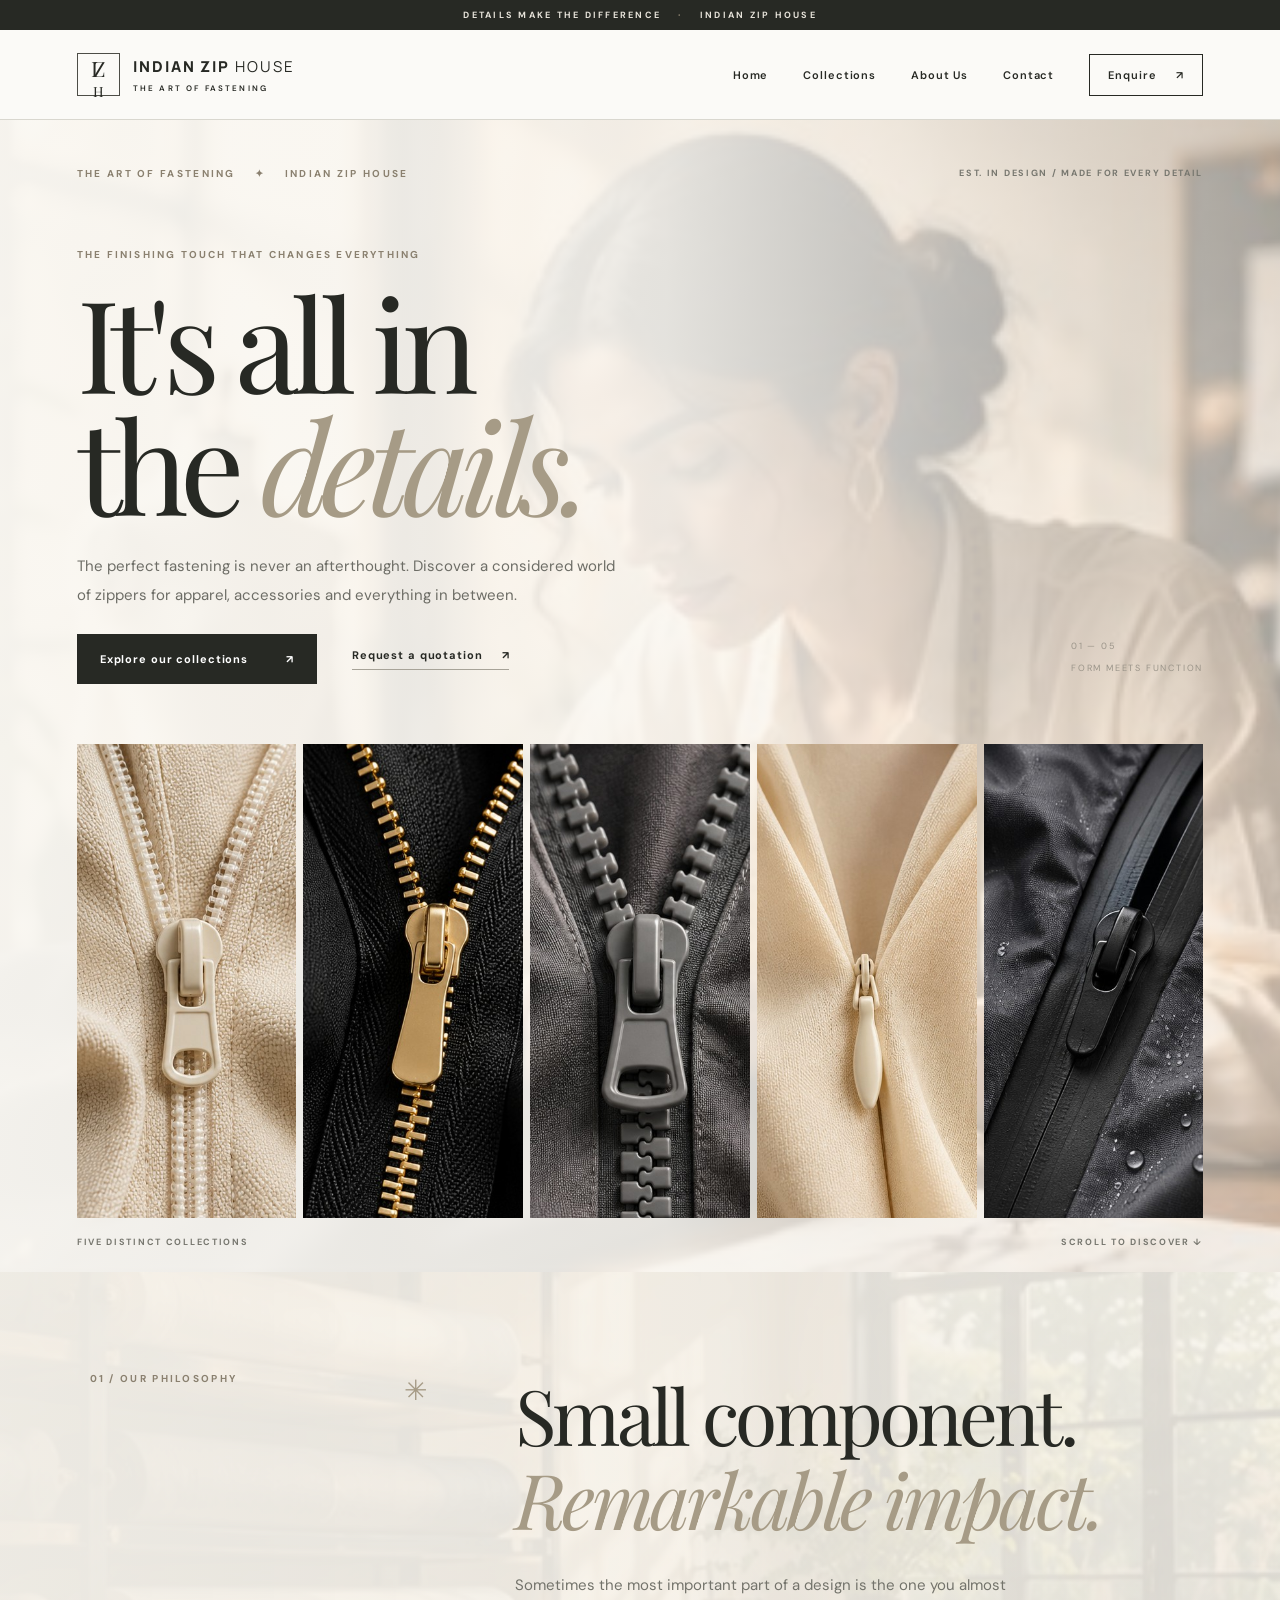
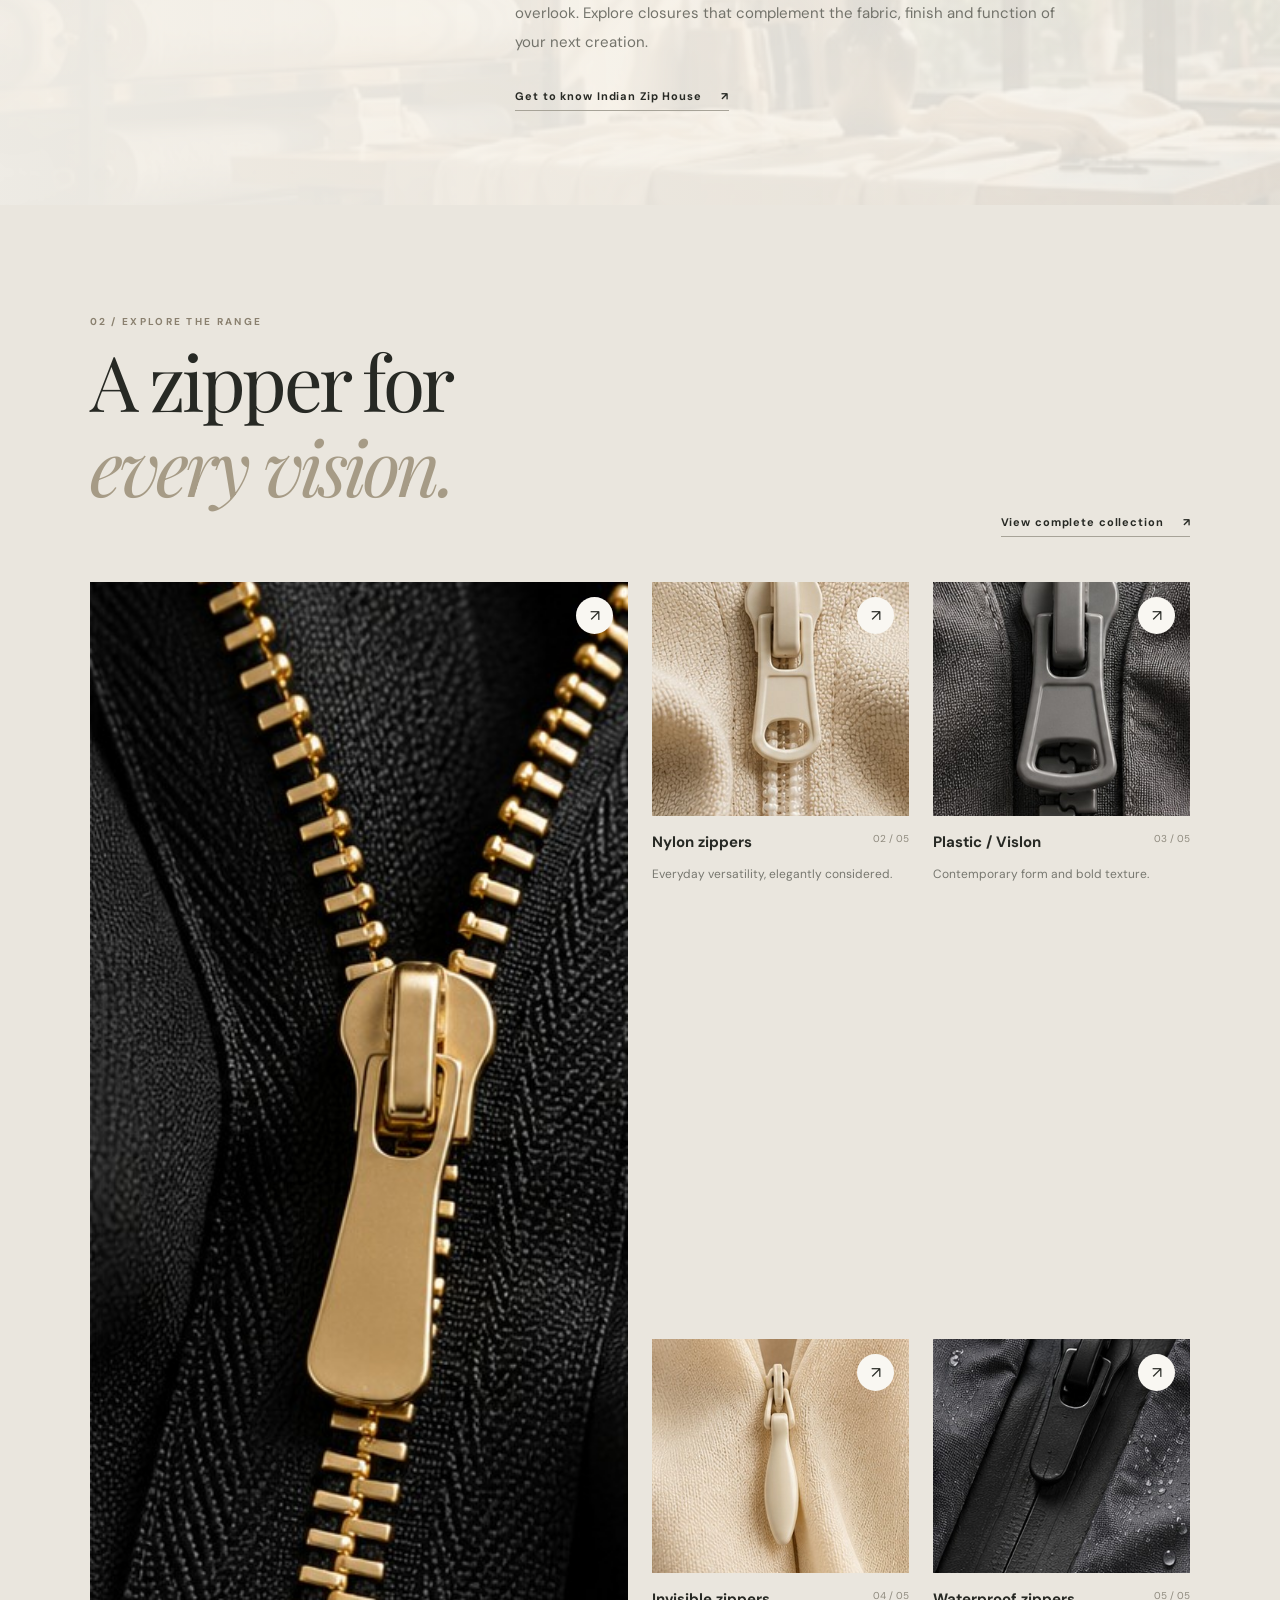
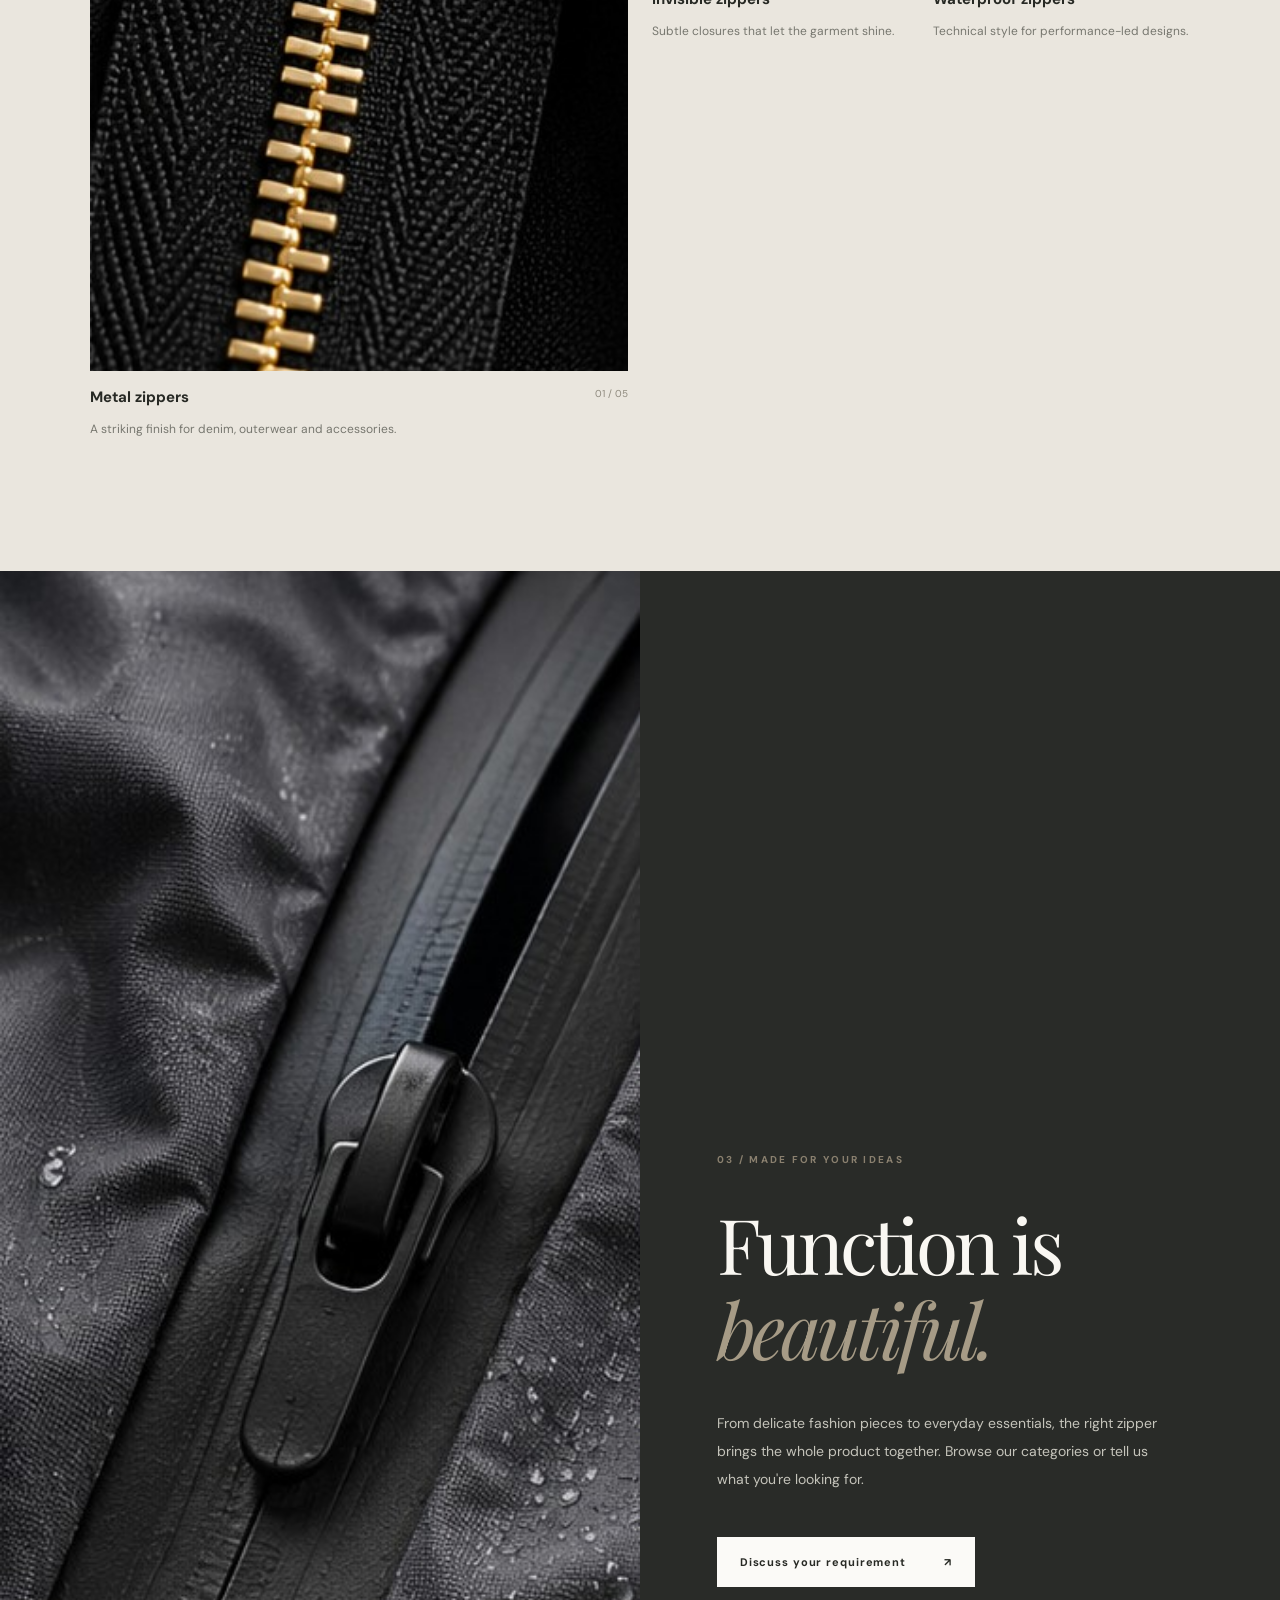
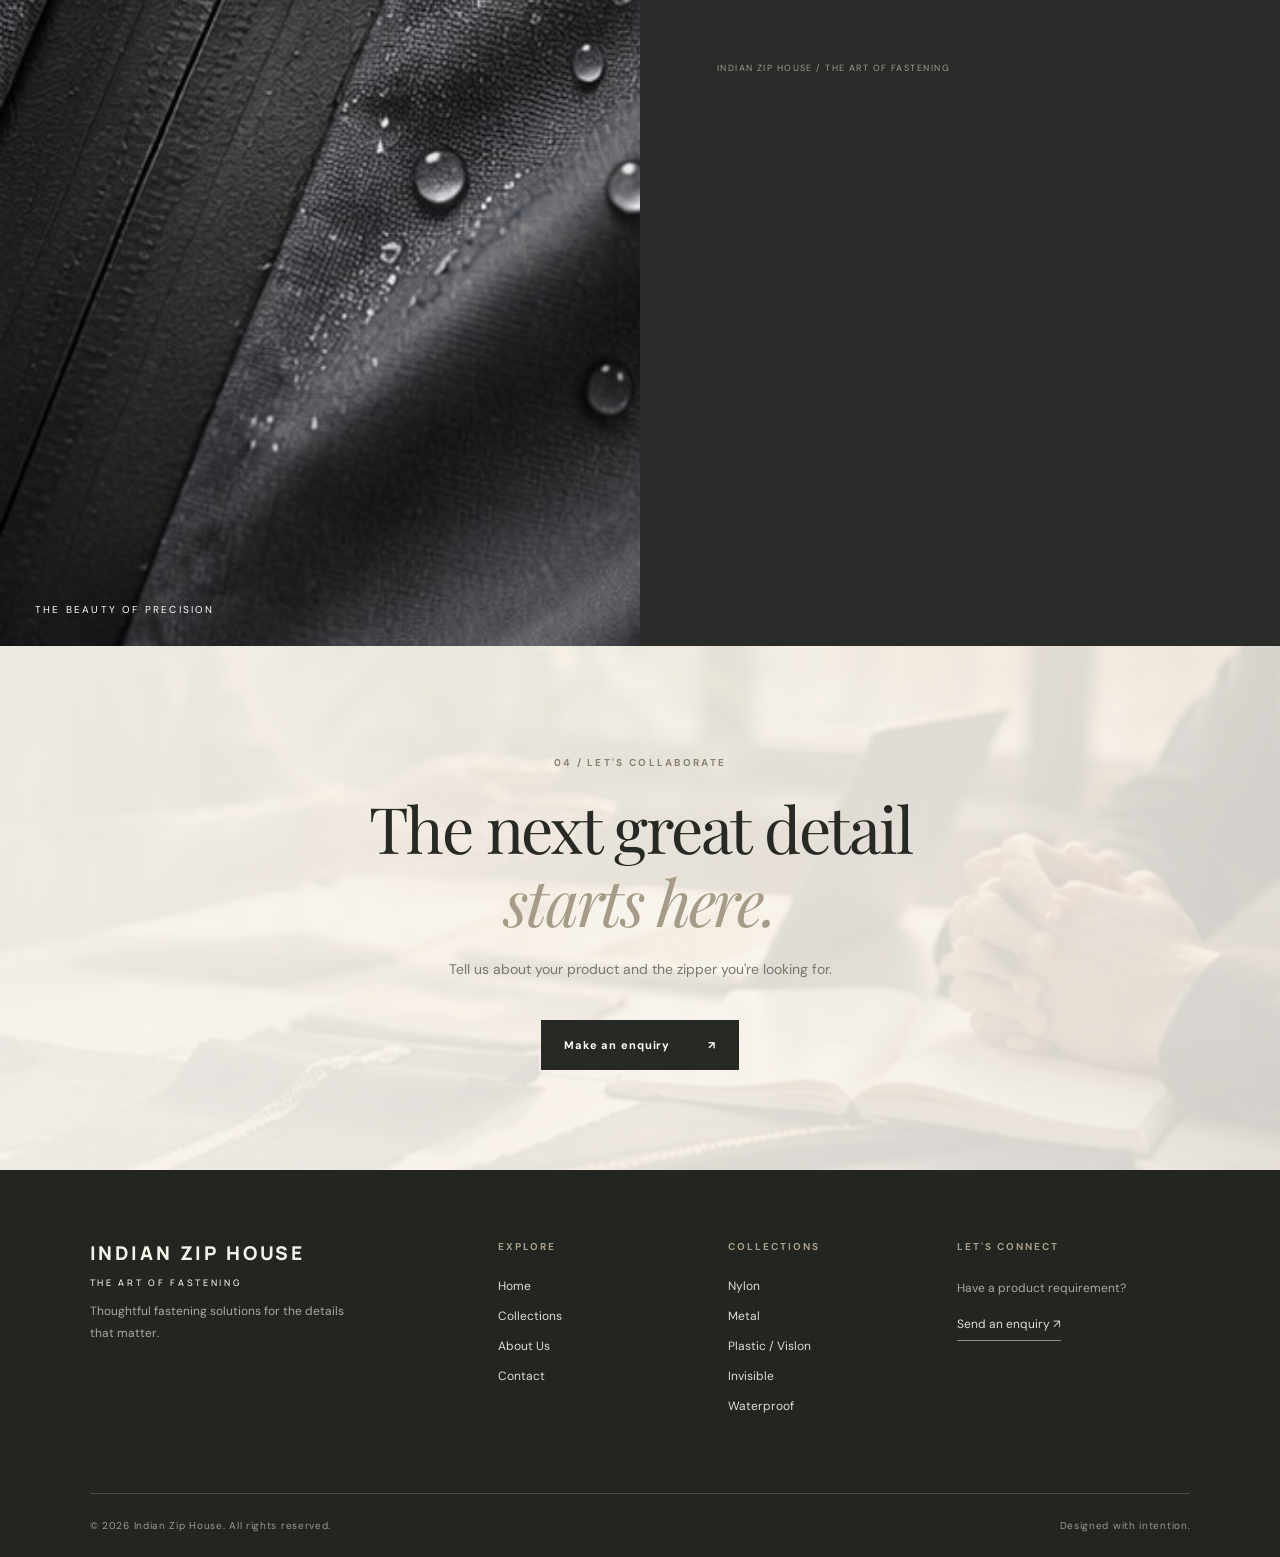
<file: index.html>
<!doctype html><html lang="en"><head><meta charset="utf-8"><meta name="viewport" content="width=device-width,initial-scale=1"><meta name="theme-color" content="#f5f2eb"><meta name="description" content="Explore nylon, metal, plastic, invisible and waterproof zipper collections."><title>Premium Zipper Collections | Indian Zip House</title><link rel="stylesheet" href="styles.css"></head><body><div class="announcement">DETAILS MAKE THE DIFFERENCE <span>·</span> INDIAN ZIP HOUSE</div><header class="site-header"><a class="brand" href="index.html" aria-label="Indian Zip House home"><span class="brand-mark">IZ<span>H</span></span><span class="brand-name">INDIAN ZIP <b>HOUSE</b><small>THE ART OF FASTENING</small></span></a><button class="menu-toggle" aria-label="Toggle navigation" aria-expanded="false" aria-controls="site-nav"><span></span><span></span><span></span></button><nav id="site-nav" class="nav"><a href="index.html">Home</a><a href="collections.html">Collections</a><a href="about.html">About Us</a><a href="contact.html">Contact</a><a class="nav-enquiry" href="contact.html">Enquire <span>↗</span></a></nav></header><main>
<section class="new-hero"><div class="new-hero-top"><p class="eyebrow">THE ART OF FASTENING <span class="hero-dot">✦</span> INDIAN ZIP HOUSE</p><p class="hero-number">EST. IN DESIGN / MADE FOR EVERY DETAIL</p></div><div class="new-hero-content"><div><p class="hero-kicker">THE FINISHING TOUCH THAT CHANGES EVERYTHING</p><h1>It's all in<br>the <em>details.</em></h1><p class="hero-description">The perfect fastening is never an afterthought. Discover a considered world of zippers for apparel, accessories and everything in between.</p><div class="hero-actions"><a class="btn dark" href="collections.html">Explore our collections <span>↗</span></a><a class="text-link" href="contact.html">Request a quotation <span>↗</span></a></div></div><div class="hero-side-note"><span>01 — 05</span><span>FORM MEETS FUNCTION</span></div></div><div class="hero-gallery"><img src="assets/nylon.jpg" alt="Ivory nylon zipper on textured fabric"><img src="assets/metal.jpg" alt="Gold metal zipper on black fabric"><img src="assets/plastic.jpg" alt="Grey moulded plastic zipper"><img src="assets/invisible.jpg" alt="Concealed invisible zipper"><img src="assets/waterproof.jpg" alt="Black waterproof zipper on technical fabric"></div><div class="hero-bottom"><span>FIVE DISTINCT COLLECTIONS</span><span>SCROLL TO DISCOVER ↓</span></div></section>
<section class="new-intro section"><div class="intro-label"><span class="eyebrow">01 / OUR PHILOSOPHY</span><span class="tiny-cross">✳</span></div><div><h2>Small component.<br><em>Remarkable impact.</em></h2><p>Sometimes the most important part of a design is the one you almost overlook. Explore closures that complement the fabric, finish and function of your next creation.</p><a class="text-link" href="about.html">Get to know Indian Zip House <span>↗</span></a></div></section>
<section class="new-collections section"><div class="section-heading"><div><p class="eyebrow">02 / EXPLORE THE RANGE</p><h2>A zipper for<br><em>every vision.</em></h2></div><a class="text-link" href="collections.html">View complete collection <span>↗</span></a></div><div class="new-grid">
<a class="new-product large" href="metal.html"><div class="new-product-img"><img src="assets/metal.jpg" alt="Close-up of polished metal zipper"><span class="circle-arrow">↗</span></div><div class="new-product-title"><strong>Metal zippers</strong><span>01 / 05</span></div><p>A striking finish for denim, outerwear and accessories.</p></a>
<a class="new-product" href="nylon.html"><div class="new-product-img"><img src="assets/nylon.jpg" alt="Ivory nylon zipper"><span class="circle-arrow">↗</span></div><div class="new-product-title"><strong>Nylon zippers</strong><span>02 / 05</span></div><p>Everyday versatility, elegantly considered.</p></a>
<a class="new-product" href="plastic.html"><div class="new-product-img"><img src="assets/plastic.jpg" alt="Grey plastic moulded zipper"><span class="circle-arrow">↗</span></div><div class="new-product-title"><strong>Plastic / Vislon</strong><span>03 / 05</span></div><p>Contemporary form and bold texture.</p></a>
<a class="new-product" href="invisible.html"><div class="new-product-img"><img src="assets/invisible.jpg" alt="Invisible zipper concealed in fabric"><span class="circle-arrow">↗</span></div><div class="new-product-title"><strong>Invisible zippers</strong><span>04 / 05</span></div><p>Subtle closures that let the garment shine.</p></a>
<a class="new-product" href="waterproof.html"><div class="new-product-img"><img src="assets/waterproof.jpg" alt="Water-resistant zipper on technical textile"><span class="circle-arrow">↗</span></div><div class="new-product-title"><strong>Waterproof zippers</strong><span>05 / 05</span></div><p>Technical style for performance-led designs.</p></a>
</div></section>
<section class="editorial-band"><div class="editorial-photo"><img src="assets/waterproof.jpg" alt="Detailed close-up of a waterproof zipper"><span>THE BEAUTY OF PRECISION</span></div><div class="editorial-copy"><p class="eyebrow">03 / MADE FOR YOUR IDEAS</p><h2>Function is<br><em>beautiful.</em></h2><p>From delicate fashion pieces to everyday essentials, the right zipper brings the whole product together. Browse our categories or tell us what you're looking for.</p><a class="btn light" href="contact.html">Discuss your requirement <span>↗</span></a><div class="editorial-signature">INDIAN ZIP HOUSE / THE ART OF FASTENING</div></div></section>
<section class="closing-cta section"><p class="eyebrow">04 / LET'S COLLABORATE</p><h2>The next great detail<br><em>starts here.</em></h2><p class="closing-sub">Tell us about your product and the zipper you're looking for.</p><a class="btn dark" href="contact.html">Make an enquiry <span>↗</span></a></section>
</main><footer class="footer"><div class="footer-top"><div><a class="footer-logo" href="index.html">INDIAN ZIP HOUSE<span>THE ART OF FASTENING</span></a><p>Thoughtful fastening solutions for the details that matter.</p></div><div><h4>EXPLORE</h4><a href="index.html">Home</a><a href="collections.html">Collections</a><a href="about.html">About Us</a><a href="contact.html">Contact</a></div><div><h4>COLLECTIONS</h4><a href="nylon.html">Nylon</a><a href="metal.html">Metal</a><a href="plastic.html">Plastic / Vislon</a><a href="invisible.html">Invisible</a><a href="waterproof.html">Waterproof</a></div><div><h4>LET'S CONNECT</h4><p>Have a product requirement?</p><a class="footer-contact" href="contact.html">Send an enquiry ↗</a></div></div><div class="footer-bottom"><span>© <span id="year"></span> Indian Zip House. All rights reserved.</span><span>Designed with intention.</span></div></footer><script src="script.js"></script></body></html>
</file>
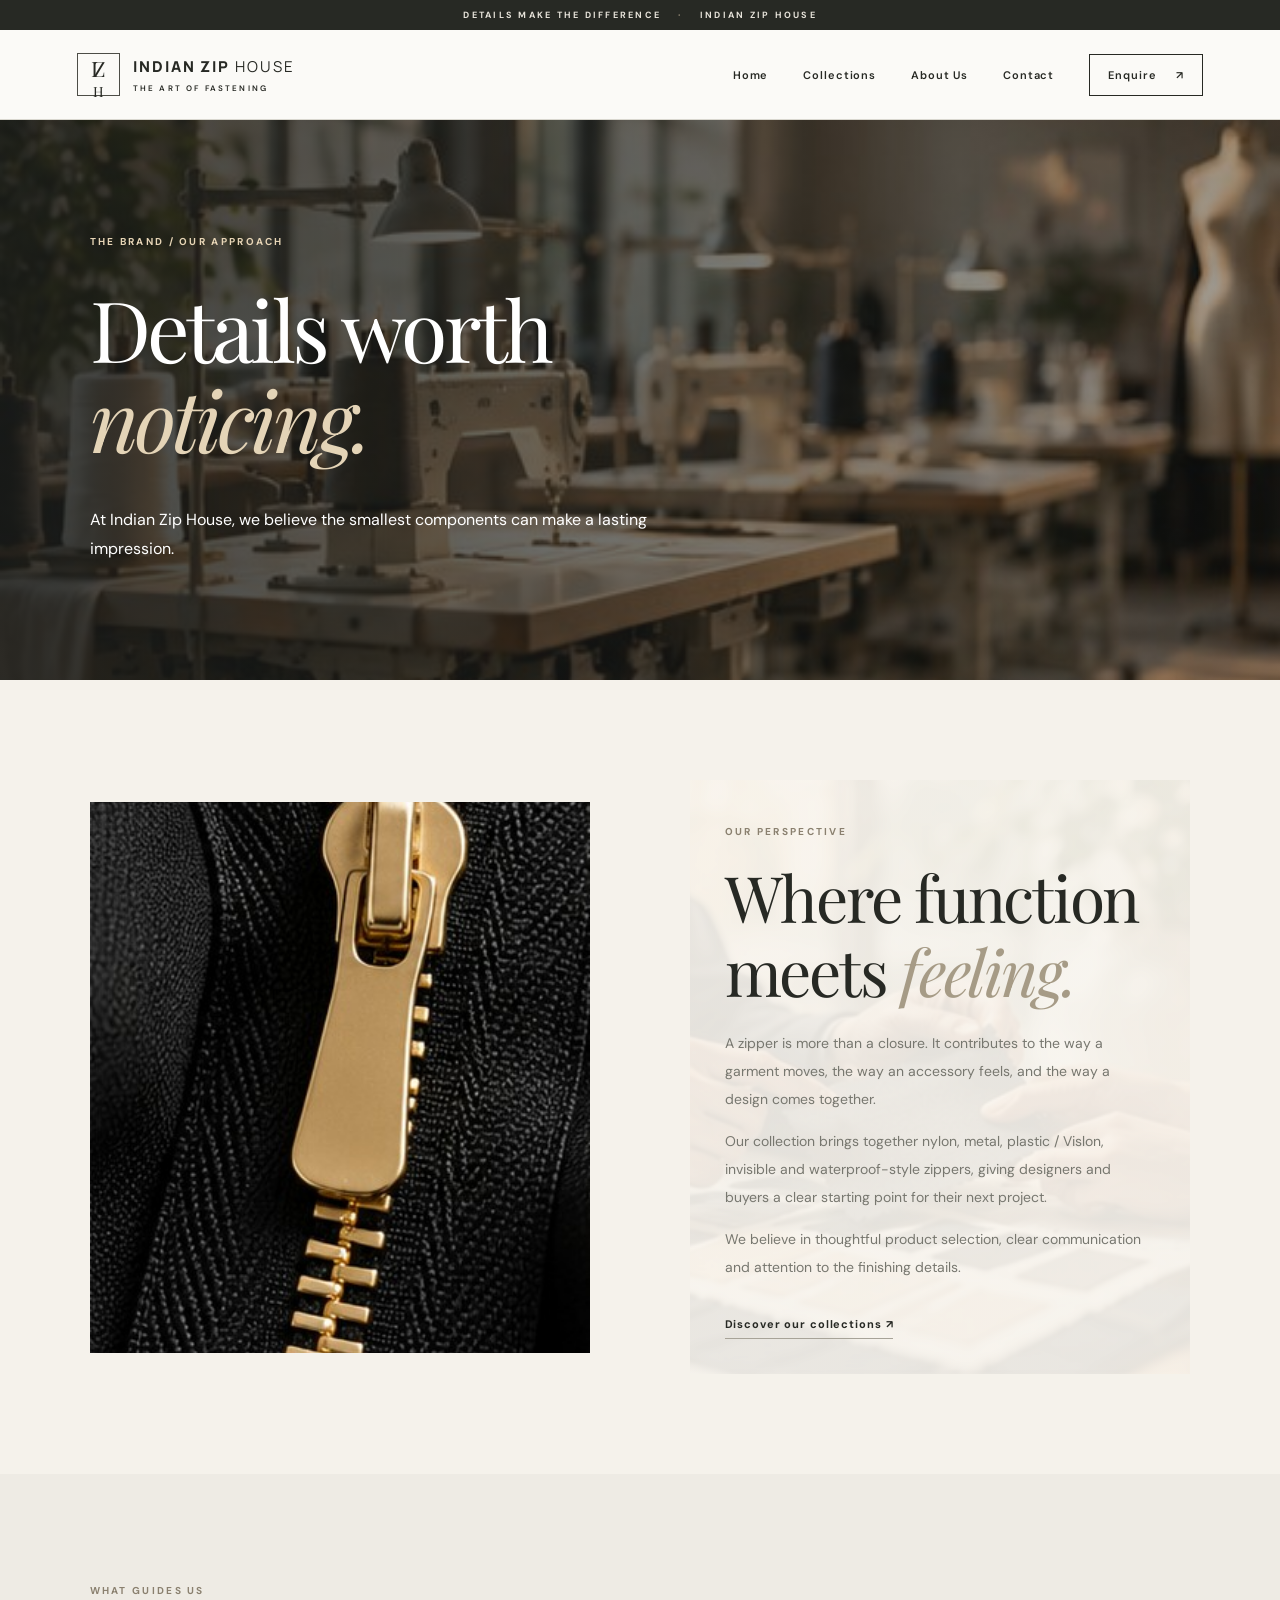
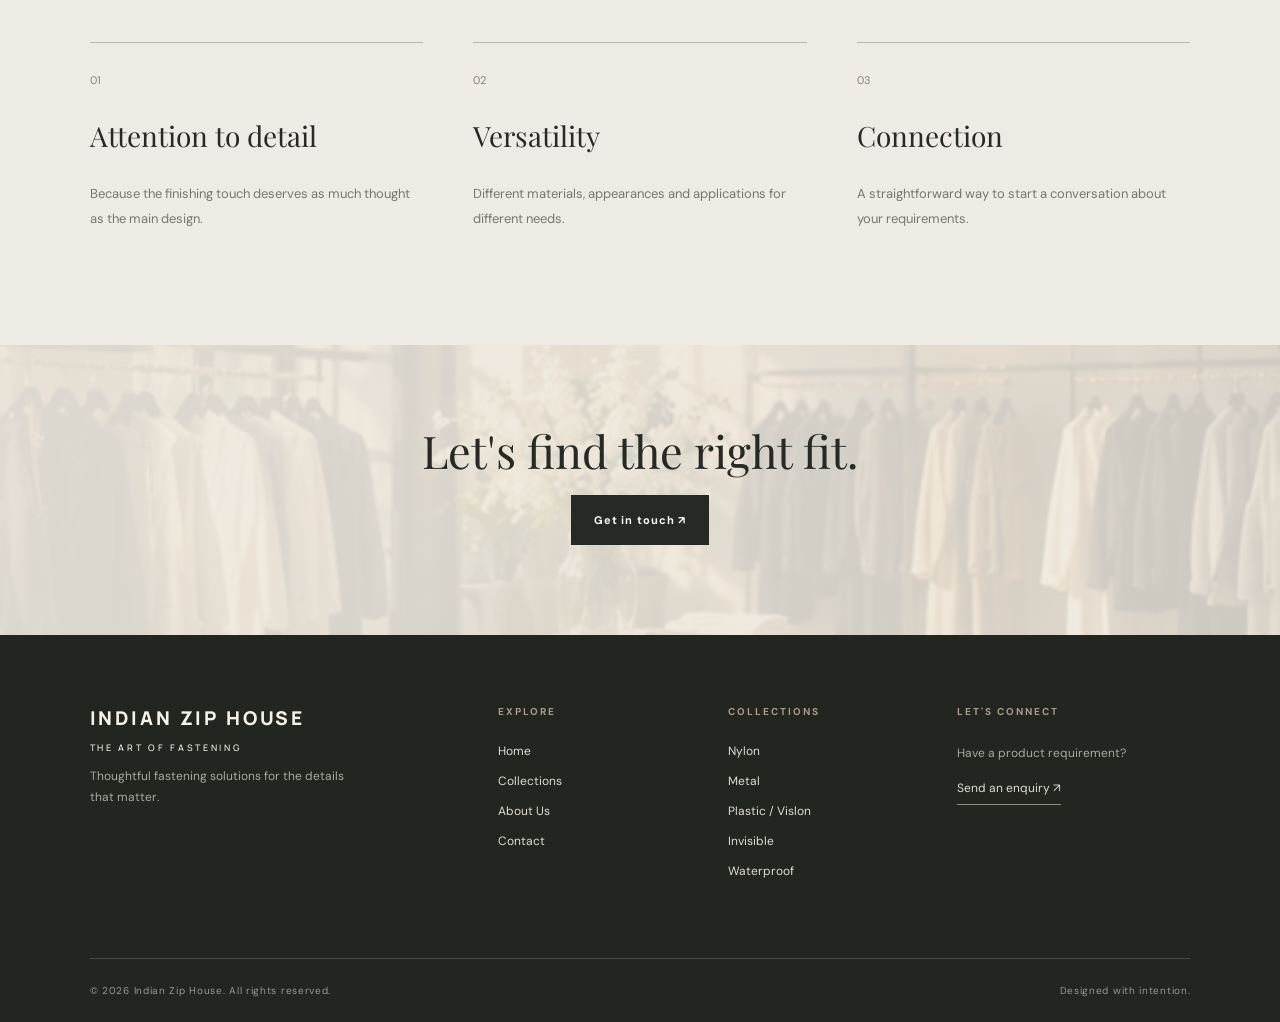
<file: about.html>
<!doctype html><html lang="en"><head><meta charset="utf-8"><meta name="viewport" content="width=device-width,initial-scale=1"><meta name="theme-color" content="#f5f2eb"><meta name="description" content="Learn about the Indian Zip House brand and approach to fastening."><title>About Us | Indian Zip House</title><link rel="stylesheet" href="styles.css"></head><body><div class="announcement">DETAILS MAKE THE DIFFERENCE <span>·</span> INDIAN ZIP HOUSE</div><header class="site-header"><a class="brand" href="index.html" aria-label="Indian Zip House home"><span class="brand-mark">IZ<span>H</span></span><span class="brand-name">INDIAN ZIP <b>HOUSE</b><small>THE ART OF FASTENING</small></span></a><button class="menu-toggle" aria-label="Toggle navigation" aria-expanded="false" aria-controls="site-nav"><span></span><span></span><span></span></button><nav id="site-nav" class="nav"><a href="index.html">Home</a><a href="collections.html">Collections</a><a href="about.html">About Us</a><a href="contact.html">Contact</a><a class="nav-enquiry" href="contact.html">Enquire <span>↗</span></a></nav></header><main><section class="page-intro"><p class="eyebrow">THE BRAND / OUR APPROACH</p><h1>Details worth<br><em>noticing.</em></h1><p>At Indian Zip House, we believe the smallest components can make a lasting impression.</p></section><section class="about-layout section"><div class="about-visual"><img src="assets/metal.jpg" alt="Illustrated zipper construction detail"></div><div class="about-text"><p class="eyebrow">OUR PERSPECTIVE</p><h2>Where function<br>meets <em>feeling.</em></h2><p>A zipper is more than a closure. It contributes to the way a garment moves, the way an accessory feels, and the way a design comes together.</p><p>Our collection brings together nylon, metal, plastic / Vislon, invisible and waterproof-style zippers, giving designers and buyers a clear starting point for their next project.</p><p>We believe in thoughtful product selection, clear communication and attention to the finishing details.</p><a class="text-link" href="collections.html">Discover our collections ↗</a></div></section><section class="values section"><p class="eyebrow">WHAT GUIDES US</p><div class="value-grid"><div><span>01</span><h3>Attention to detail</h3><p>Because the finishing touch deserves as much thought as the main design.</p></div><div><span>02</span><h3>Versatility</h3><p>Different materials, appearances and applications for different needs.</p></div><div><span>03</span><h3>Connection</h3><p>A straightforward way to start a conversation about your requirements.</p></div></div></section><section class="small-cta"><h2>Let's find the right fit.</h2><a class="btn dark" href="contact.html">Get in touch ↗</a></section></main><footer class="footer"><div class="footer-top"><div><a class="footer-logo" href="index.html">INDIAN ZIP HOUSE<span>THE ART OF FASTENING</span></a><p>Thoughtful fastening solutions for the details that matter.</p></div><div><h4>EXPLORE</h4><a href="index.html">Home</a><a href="collections.html">Collections</a><a href="about.html">About Us</a><a href="contact.html">Contact</a></div><div><h4>COLLECTIONS</h4><a href="nylon.html">Nylon</a><a href="metal.html">Metal</a><a href="plastic.html">Plastic / Vislon</a><a href="invisible.html">Invisible</a><a href="waterproof.html">Waterproof</a></div><div><h4>LET'S CONNECT</h4><p>Have a product requirement?</p><a class="footer-contact" href="contact.html">Send an enquiry ↗</a></div></div><div class="footer-bottom"><span>© <span id="year"></span> Indian Zip House. All rights reserved.</span><span>Designed with intention.</span></div></footer><script src="script.js"></script></body></html>
</file>
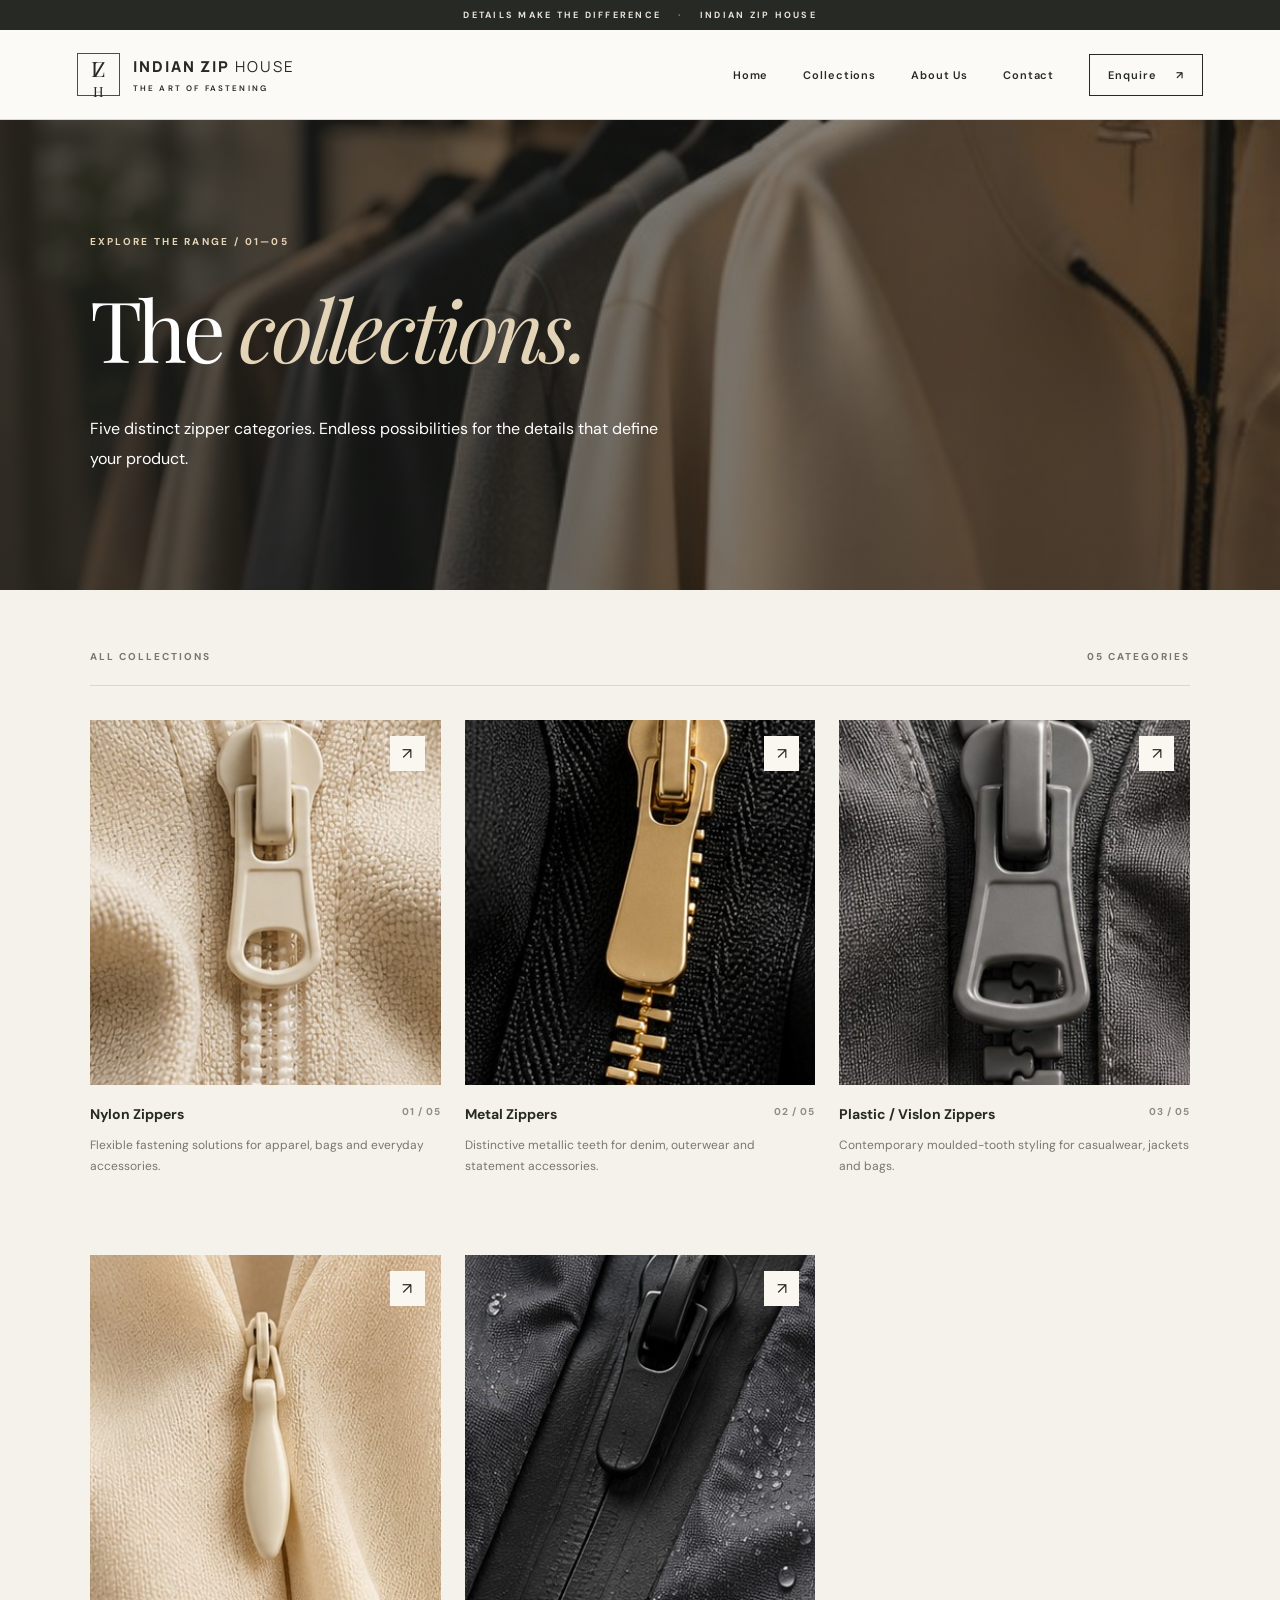
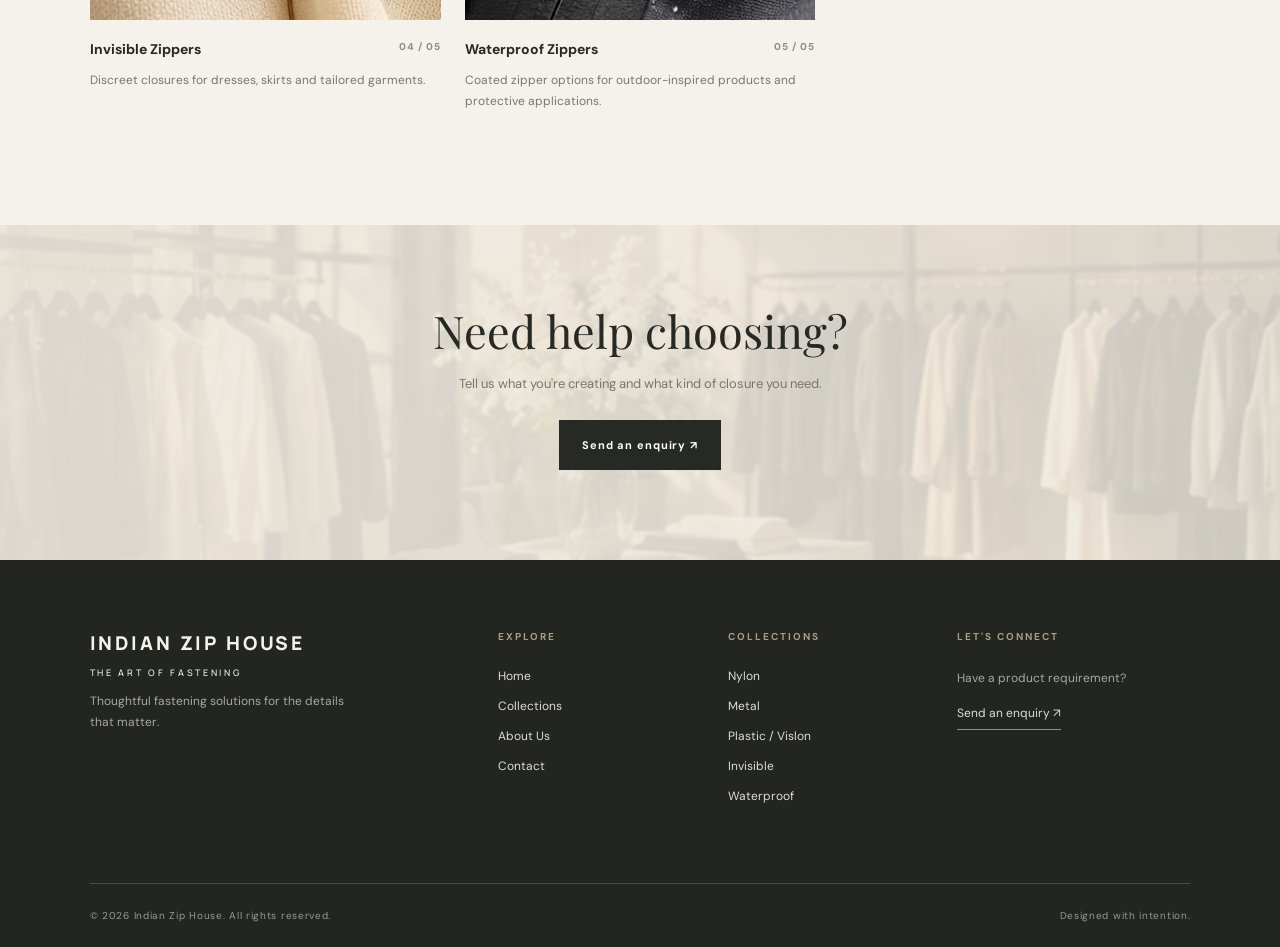
<file: collections.html>
<!doctype html><html lang="en"><head><meta charset="utf-8"><meta name="viewport" content="width=device-width,initial-scale=1"><meta name="theme-color" content="#f5f2eb"><meta name="description" content="Browse all five Indian Zip House zipper collections."><title>Our Collections | Indian Zip House</title><link rel="stylesheet" href="styles.css"></head><body><div class="announcement">DETAILS MAKE THE DIFFERENCE <span>·</span> INDIAN ZIP HOUSE</div><header class="site-header"><a class="brand" href="index.html" aria-label="Indian Zip House home"><span class="brand-mark">IZ<span>H</span></span><span class="brand-name">INDIAN ZIP <b>HOUSE</b><small>THE ART OF FASTENING</small></span></a><button class="menu-toggle" aria-label="Toggle navigation" aria-expanded="false" aria-controls="site-nav"><span></span><span></span><span></span></button><nav id="site-nav" class="nav"><a href="index.html">Home</a><a href="collections.html">Collections</a><a href="about.html">About Us</a><a href="contact.html">Contact</a><a class="nav-enquiry" href="contact.html">Enquire <span>↗</span></a></nav></header><main><section class="page-intro"><p class="eyebrow">EXPLORE THE RANGE / 01—05</p><h1>The <em>collections.</em></h1><p>Five distinct zipper categories. Endless possibilities for the details that define your product.</p></section><section class="section catalog"><div class="catalog-top"><span>ALL COLLECTIONS</span><span>05 CATEGORIES</span></div><div class="product-grid"><a class="product-card" href="nylon.html"><div class="product-photo"><img src="assets/nylon.jpg" alt="Close-up of nylon zipper Zippers" loading="lazy"><span class="photo-arrow">↗</span></div><div class="product-meta"><span>Nylon Zippers</span><span>01 / 05</span></div><p>Flexible fastening solutions for apparel, bags and everyday accessories.</p></a><a class="product-card" href="metal.html"><div class="product-photo"><img src="assets/metal.jpg" alt="Close-up of metal zipper Zippers" loading="lazy"><span class="photo-arrow">↗</span></div><div class="product-meta"><span>Metal Zippers</span><span>02 / 05</span></div><p>Distinctive metallic teeth for denim, outerwear and statement accessories.</p></a><a class="product-card" href="plastic.html"><div class="product-photo"><img src="assets/plastic.jpg" alt="Close-up of plastic zipper / Vislon Zippers" loading="lazy"><span class="photo-arrow">↗</span></div><div class="product-meta"><span>Plastic / Vislon Zippers</span><span>03 / 05</span></div><p>Contemporary moulded-tooth styling for casualwear, jackets and bags.</p></a><a class="product-card" href="invisible.html"><div class="product-photo"><img src="assets/invisible.jpg" alt="Close-up of invisible zipper Zippers" loading="lazy"><span class="photo-arrow">↗</span></div><div class="product-meta"><span>Invisible Zippers</span><span>04 / 05</span></div><p>Discreet closures for dresses, skirts and tailored garments.</p></a><a class="product-card" href="waterproof.html"><div class="product-photo"><img src="assets/waterproof.jpg" alt="Close-up of waterproof zipper Zippers" loading="lazy"><span class="photo-arrow">↗</span></div><div class="product-meta"><span>Waterproof Zippers</span><span>05 / 05</span></div><p>Coated zipper options for outdoor-inspired products and protective applications.</p></a></div></section><section class="small-cta"><h2>Need help choosing?</h2><p>Tell us what you're creating and what kind of closure you need.</p><a class="btn dark" href="contact.html">Send an enquiry ↗</a></section></main><footer class="footer"><div class="footer-top"><div><a class="footer-logo" href="index.html">INDIAN ZIP HOUSE<span>THE ART OF FASTENING</span></a><p>Thoughtful fastening solutions for the details that matter.</p></div><div><h4>EXPLORE</h4><a href="index.html">Home</a><a href="collections.html">Collections</a><a href="about.html">About Us</a><a href="contact.html">Contact</a></div><div><h4>COLLECTIONS</h4><a href="nylon.html">Nylon</a><a href="metal.html">Metal</a><a href="plastic.html">Plastic / Vislon</a><a href="invisible.html">Invisible</a><a href="waterproof.html">Waterproof</a></div><div><h4>LET'S CONNECT</h4><p>Have a product requirement?</p><a class="footer-contact" href="contact.html">Send an enquiry ↗</a></div></div><div class="footer-bottom"><span>© <span id="year"></span> Indian Zip House. All rights reserved.</span><span>Designed with intention.</span></div></footer><script src="script.js"></script></body></html>
</file>
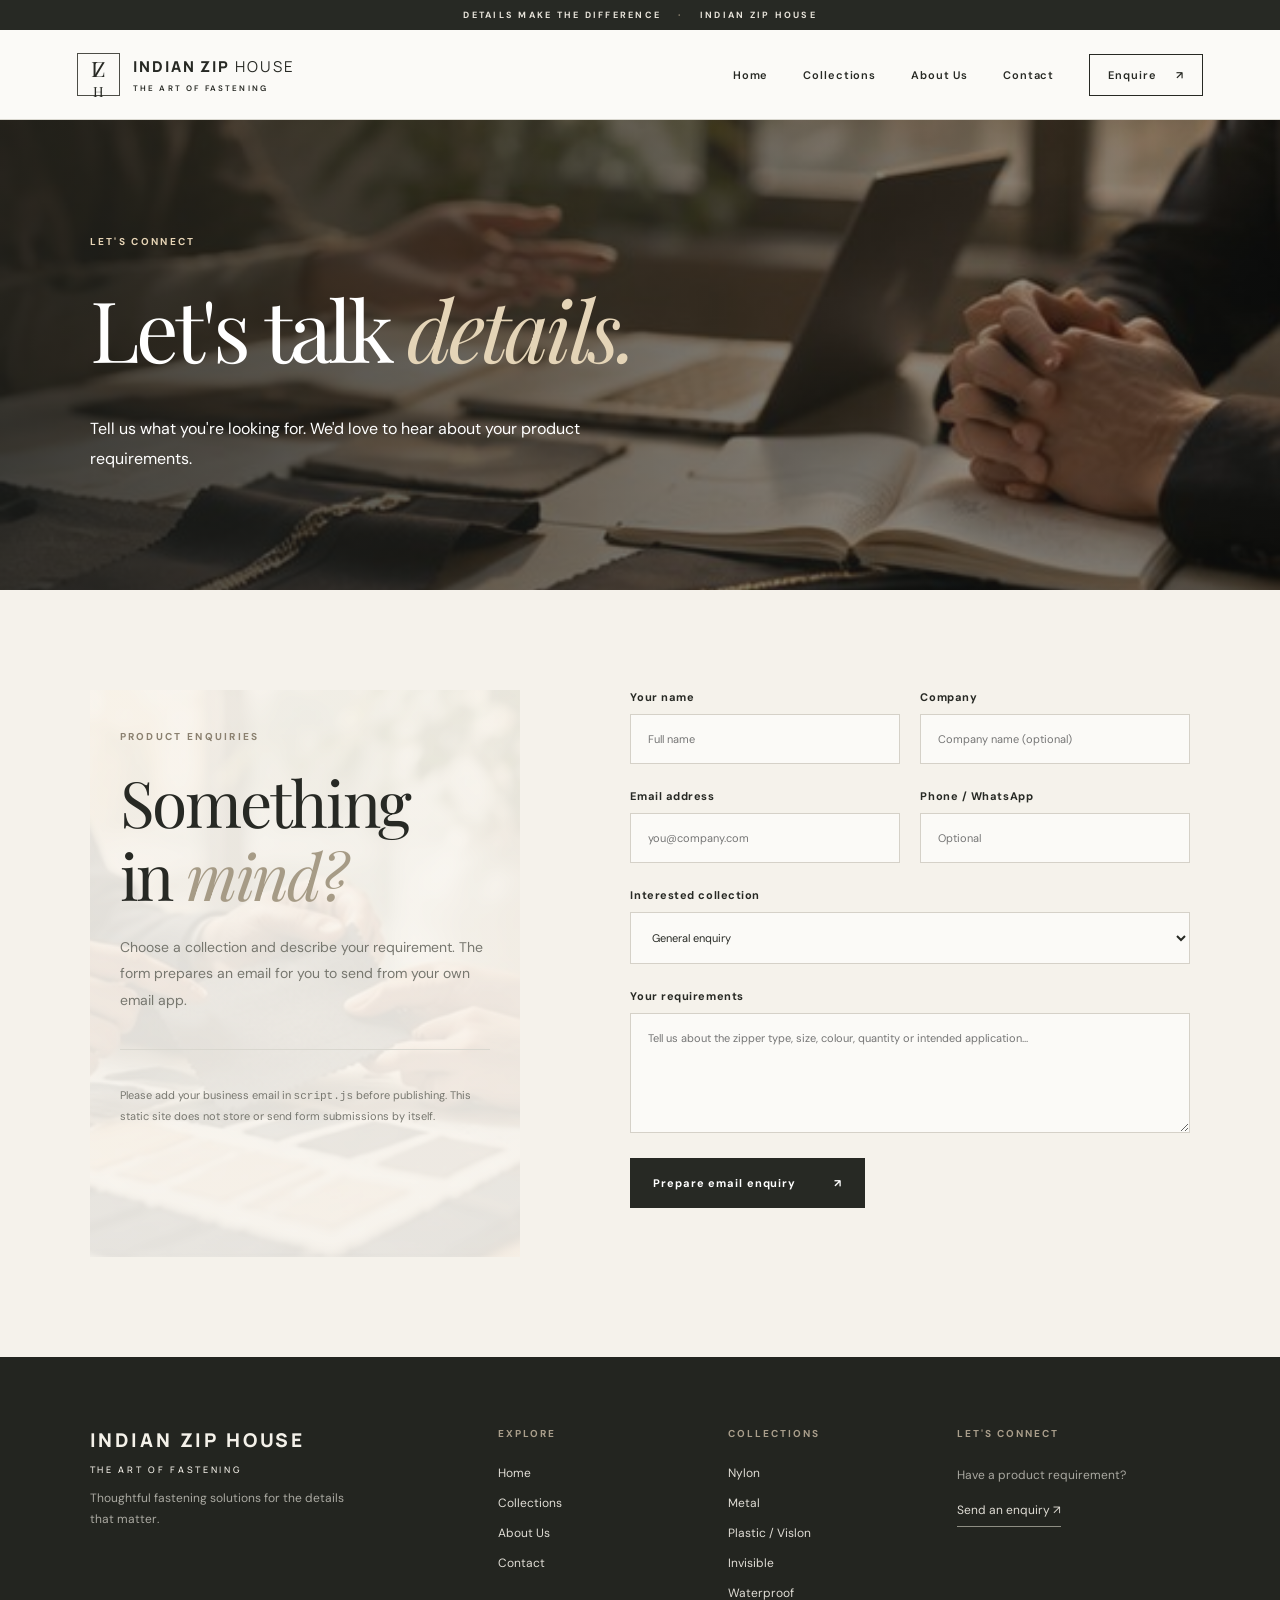
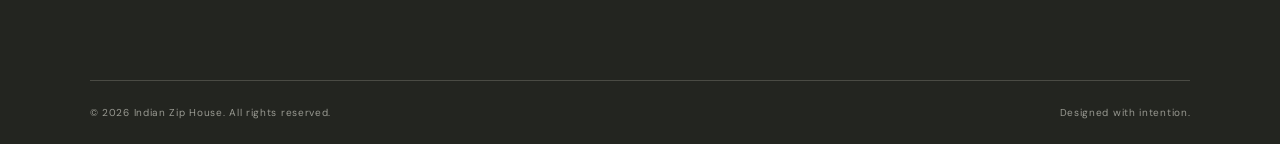
<file: contact.html>
<!doctype html><html lang="en"><head><meta charset="utf-8"><meta name="viewport" content="width=device-width,initial-scale=1"><meta name="theme-color" content="#f5f2eb"><meta name="description" content="Send Indian Zip House an enquiry about zipper products."><title>Contact &amp; Enquiries | Indian Zip House</title><link rel="stylesheet" href="styles.css"></head><body><div class="announcement">DETAILS MAKE THE DIFFERENCE <span>·</span> INDIAN ZIP HOUSE</div><header class="site-header"><a class="brand" href="index.html" aria-label="Indian Zip House home"><span class="brand-mark">IZ<span>H</span></span><span class="brand-name">INDIAN ZIP <b>HOUSE</b><small>THE ART OF FASTENING</small></span></a><button class="menu-toggle" aria-label="Toggle navigation" aria-expanded="false" aria-controls="site-nav"><span></span><span></span><span></span></button><nav id="site-nav" class="nav"><a href="index.html">Home</a><a href="collections.html">Collections</a><a href="about.html">About Us</a><a href="contact.html">Contact</a><a class="nav-enquiry" href="contact.html">Enquire <span>↗</span></a></nav></header><main><section class="page-intro"><p class="eyebrow">LET'S CONNECT</p><h1>Let's talk <em>details.</em></h1><p>Tell us what you're looking for. We'd love to hear about your product requirements.</p></section><section class="contact-layout section"><div class="contact-aside"><p class="eyebrow">PRODUCT ENQUIRIES</p><h2>Something<br>in <em>mind?</em></h2><p>Choose a collection and describe your requirement. The form prepares an email for you to send from your own email app.</p><div class="contact-divider"></div><p class="small-muted">Please add your business email in <code>script.js</code> before publishing. This static site does not store or send form submissions by itself.</p></div><form class="contact-form" id="enquiry-form"><div class="form-row"><label>Your name <input name="name" type="text" required placeholder="Full name"></label><label>Company <input name="company" type="text" placeholder="Company name (optional)"></label></div><div class="form-row"><label>Email address <input name="email" type="email" required placeholder="you@company.com"></label><label>Phone / WhatsApp <input name="phone" type="tel" placeholder="Optional"></label></div><label>Interested collection <select name="product" id="product-select"><option value="General enquiry">General enquiry</option><option value="Nylon Zippers">Nylon Zippers</option><option value="Metal Zippers">Metal Zippers</option><option value="Plastic / Vislon Zippers">Plastic / Vislon Zippers</option><option value="Invisible Zippers">Invisible Zippers</option><option value="Waterproof Zippers">Waterproof Zippers</option></select></label><label>Your requirements <textarea name="message" rows="6" required placeholder="Tell us about the zipper type, size, colour, quantity or intended application..."></textarea></label><button class="btn dark" type="submit">Prepare email enquiry <span>↗</span></button><p class="form-status" id="form-status" role="status"></p></form></section></main><footer class="footer"><div class="footer-top"><div><a class="footer-logo" href="index.html">INDIAN ZIP HOUSE<span>THE ART OF FASTENING</span></a><p>Thoughtful fastening solutions for the details that matter.</p></div><div><h4>EXPLORE</h4><a href="index.html">Home</a><a href="collections.html">Collections</a><a href="about.html">About Us</a><a href="contact.html">Contact</a></div><div><h4>COLLECTIONS</h4><a href="nylon.html">Nylon</a><a href="metal.html">Metal</a><a href="plastic.html">Plastic / Vislon</a><a href="invisible.html">Invisible</a><a href="waterproof.html">Waterproof</a></div><div><h4>LET'S CONNECT</h4><p>Have a product requirement?</p><a class="footer-contact" href="contact.html">Send an enquiry ↗</a></div></div><div class="footer-bottom"><span>© <span id="year"></span> Indian Zip House. All rights reserved.</span><span>Designed with intention.</span></div></footer><script src="script.js"></script></body></html>
</file>
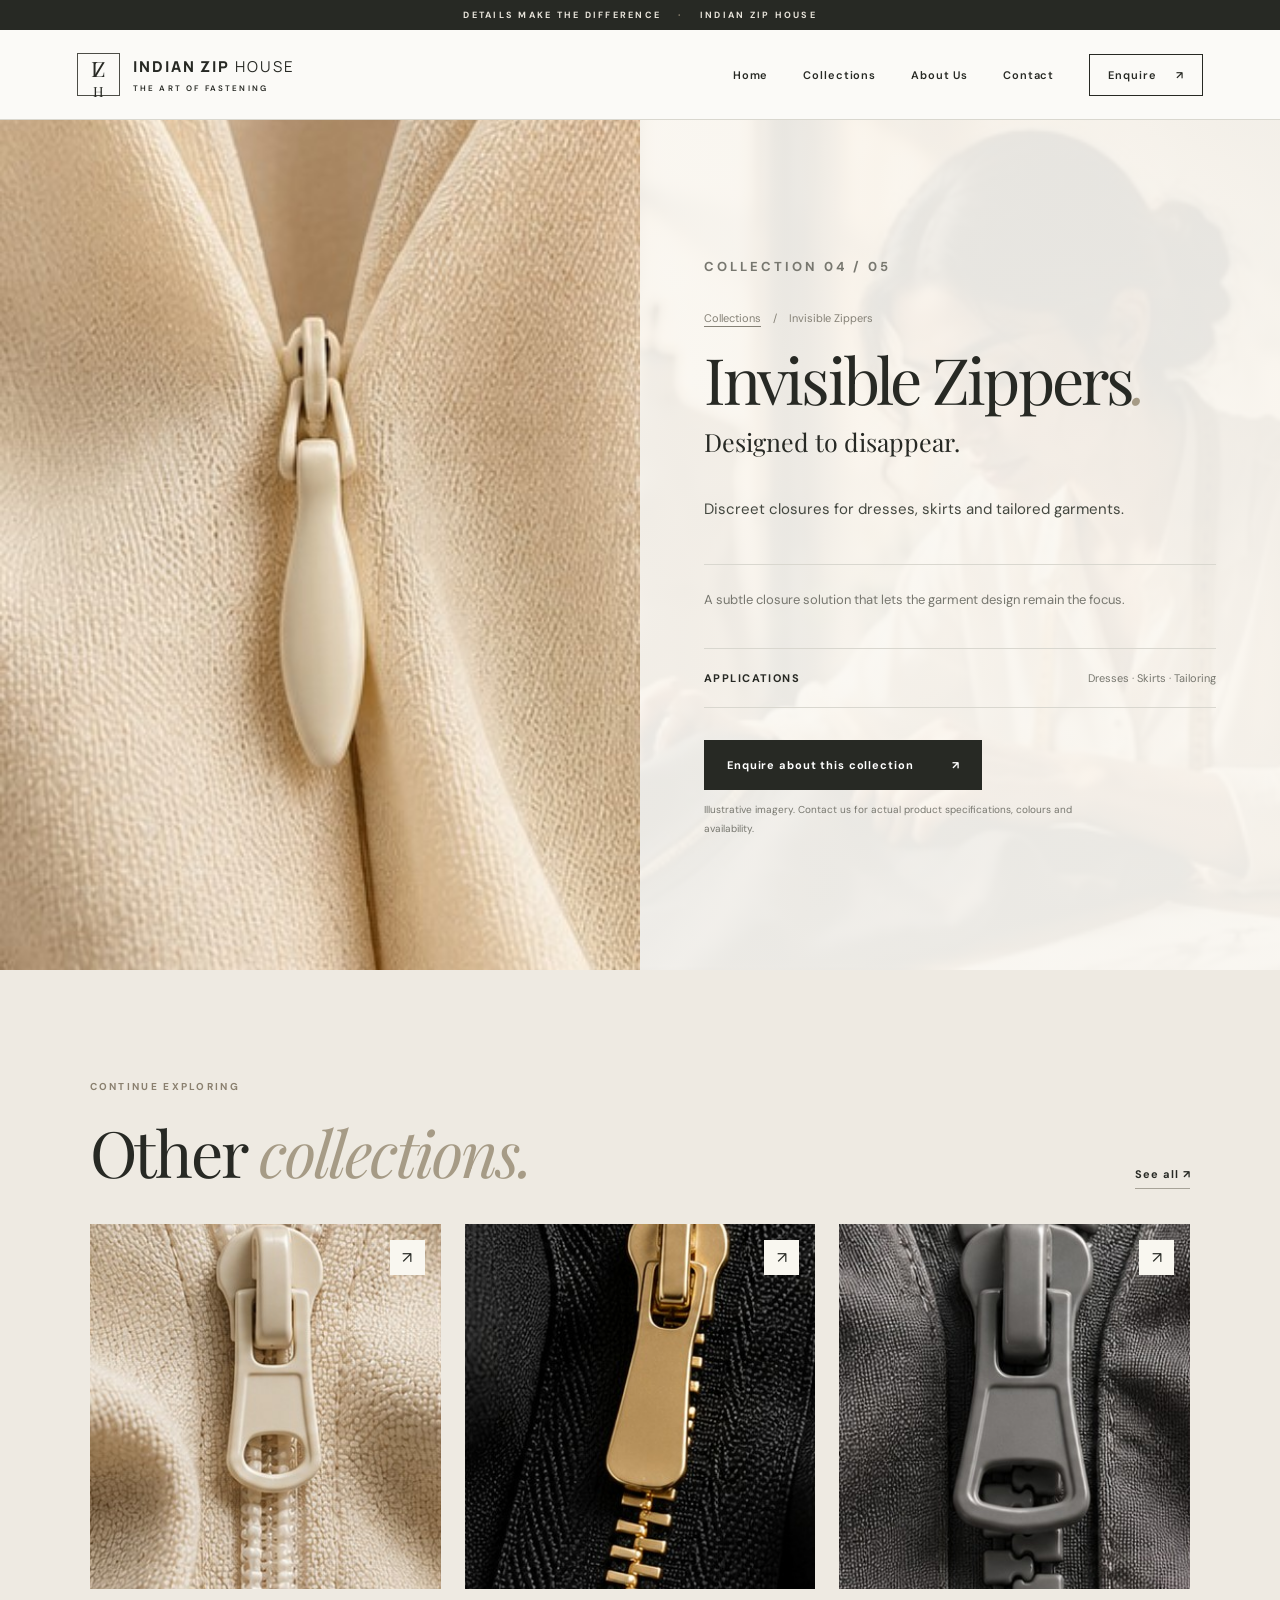
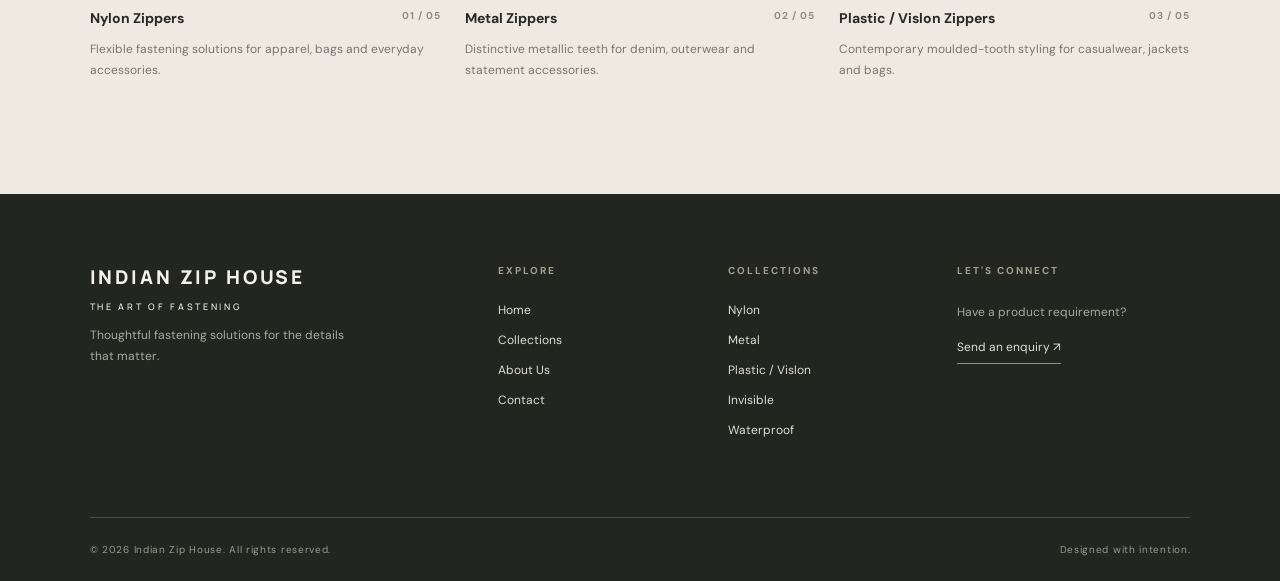
<file: invisible.html>
<!doctype html><html lang="en"><head><meta charset="utf-8"><meta name="viewport" content="width=device-width,initial-scale=1"><meta name="theme-color" content="#f5f2eb"><meta name="description" content="Discreet closures for dresses, skirts and tailored garments."><title>Invisible Zippers | Indian Zip House</title><link rel="stylesheet" href="styles.css"></head><body><div class="announcement">DETAILS MAKE THE DIFFERENCE <span>·</span> INDIAN ZIP HOUSE</div><header class="site-header"><a class="brand" href="index.html" aria-label="Indian Zip House home"><span class="brand-mark">IZ<span>H</span></span><span class="brand-name">INDIAN ZIP <b>HOUSE</b><small>THE ART OF FASTENING</small></span></a><button class="menu-toggle" aria-label="Toggle navigation" aria-expanded="false" aria-controls="site-nav"><span></span><span></span><span></span></button><nav id="site-nav" class="nav"><a href="index.html">Home</a><a href="collections.html">Collections</a><a href="about.html">About Us</a><a href="contact.html">Contact</a><a class="nav-enquiry" href="contact.html">Enquire <span>↗</span></a></nav></header><main><section class="product-detail"><div class="detail-visual"><img src="assets/invisible.jpg" alt="Close-up of invisible zipper Zippers"></div><div class="detail-info"><p class="eyebrow">COLLECTION 04 / 05</p><div class="breadcrumb"><a href="collections.html">Collections</a><span> / </span>Invisible Zippers</div><h1>Invisible Zippers<em>.</em></h1><h2>Designed to disappear.</h2><p class="detail-lead">Discreet closures for dresses, skirts and tailored garments.</p><div class="detail-rule"></div><p>A subtle closure solution that lets the garment design remain the focus.</p><div class="detail-notes"><span>APPLICATIONS</span><span>Dresses · Skirts · Tailoring</span></div><a class="btn dark" href="contact.html?product=invisible">Enquire about this collection <span>↗</span></a><p class="micro-note">Illustrative imagery. Contact us for actual product specifications, colours and availability.</p></div></section><section class="section related"><div class="section-heading"><div><p class="eyebrow">CONTINUE EXPLORING</p><h2>Other <em>collections.</em></h2></div><a class="text-link" href="collections.html">See all ↗</a></div><div class="product-grid"><a class="product-card" href="nylon.html"><div class="product-photo"><img src="assets/nylon.jpg" alt="Close-up of nylon zipper Zippers" loading="lazy"><span class="photo-arrow">↗</span></div><div class="product-meta"><span>Nylon Zippers</span><span>01 / 05</span></div><p>Flexible fastening solutions for apparel, bags and everyday accessories.</p></a><a class="product-card" href="metal.html"><div class="product-photo"><img src="assets/metal.jpg" alt="Close-up of metal zipper Zippers" loading="lazy"><span class="photo-arrow">↗</span></div><div class="product-meta"><span>Metal Zippers</span><span>02 / 05</span></div><p>Distinctive metallic teeth for denim, outerwear and statement accessories.</p></a><a class="product-card" href="plastic.html"><div class="product-photo"><img src="assets/plastic.jpg" alt="Close-up of plastic zipper / Vislon Zippers" loading="lazy"><span class="photo-arrow">↗</span></div><div class="product-meta"><span>Plastic / Vislon Zippers</span><span>03 / 05</span></div><p>Contemporary moulded-tooth styling for casualwear, jackets and bags.</p></a></div></section></main><footer class="footer"><div class="footer-top"><div><a class="footer-logo" href="index.html">INDIAN ZIP HOUSE<span>THE ART OF FASTENING</span></a><p>Thoughtful fastening solutions for the details that matter.</p></div><div><h4>EXPLORE</h4><a href="index.html">Home</a><a href="collections.html">Collections</a><a href="about.html">About Us</a><a href="contact.html">Contact</a></div><div><h4>COLLECTIONS</h4><a href="nylon.html">Nylon</a><a href="metal.html">Metal</a><a href="plastic.html">Plastic / Vislon</a><a href="invisible.html">Invisible</a><a href="waterproof.html">Waterproof</a></div><div><h4>LET'S CONNECT</h4><p>Have a product requirement?</p><a class="footer-contact" href="contact.html">Send an enquiry ↗</a></div></div><div class="footer-bottom"><span>© <span id="year"></span> Indian Zip House. All rights reserved.</span><span>Designed with intention.</span></div></footer><script src="script.js"></script></body></html>
</file>
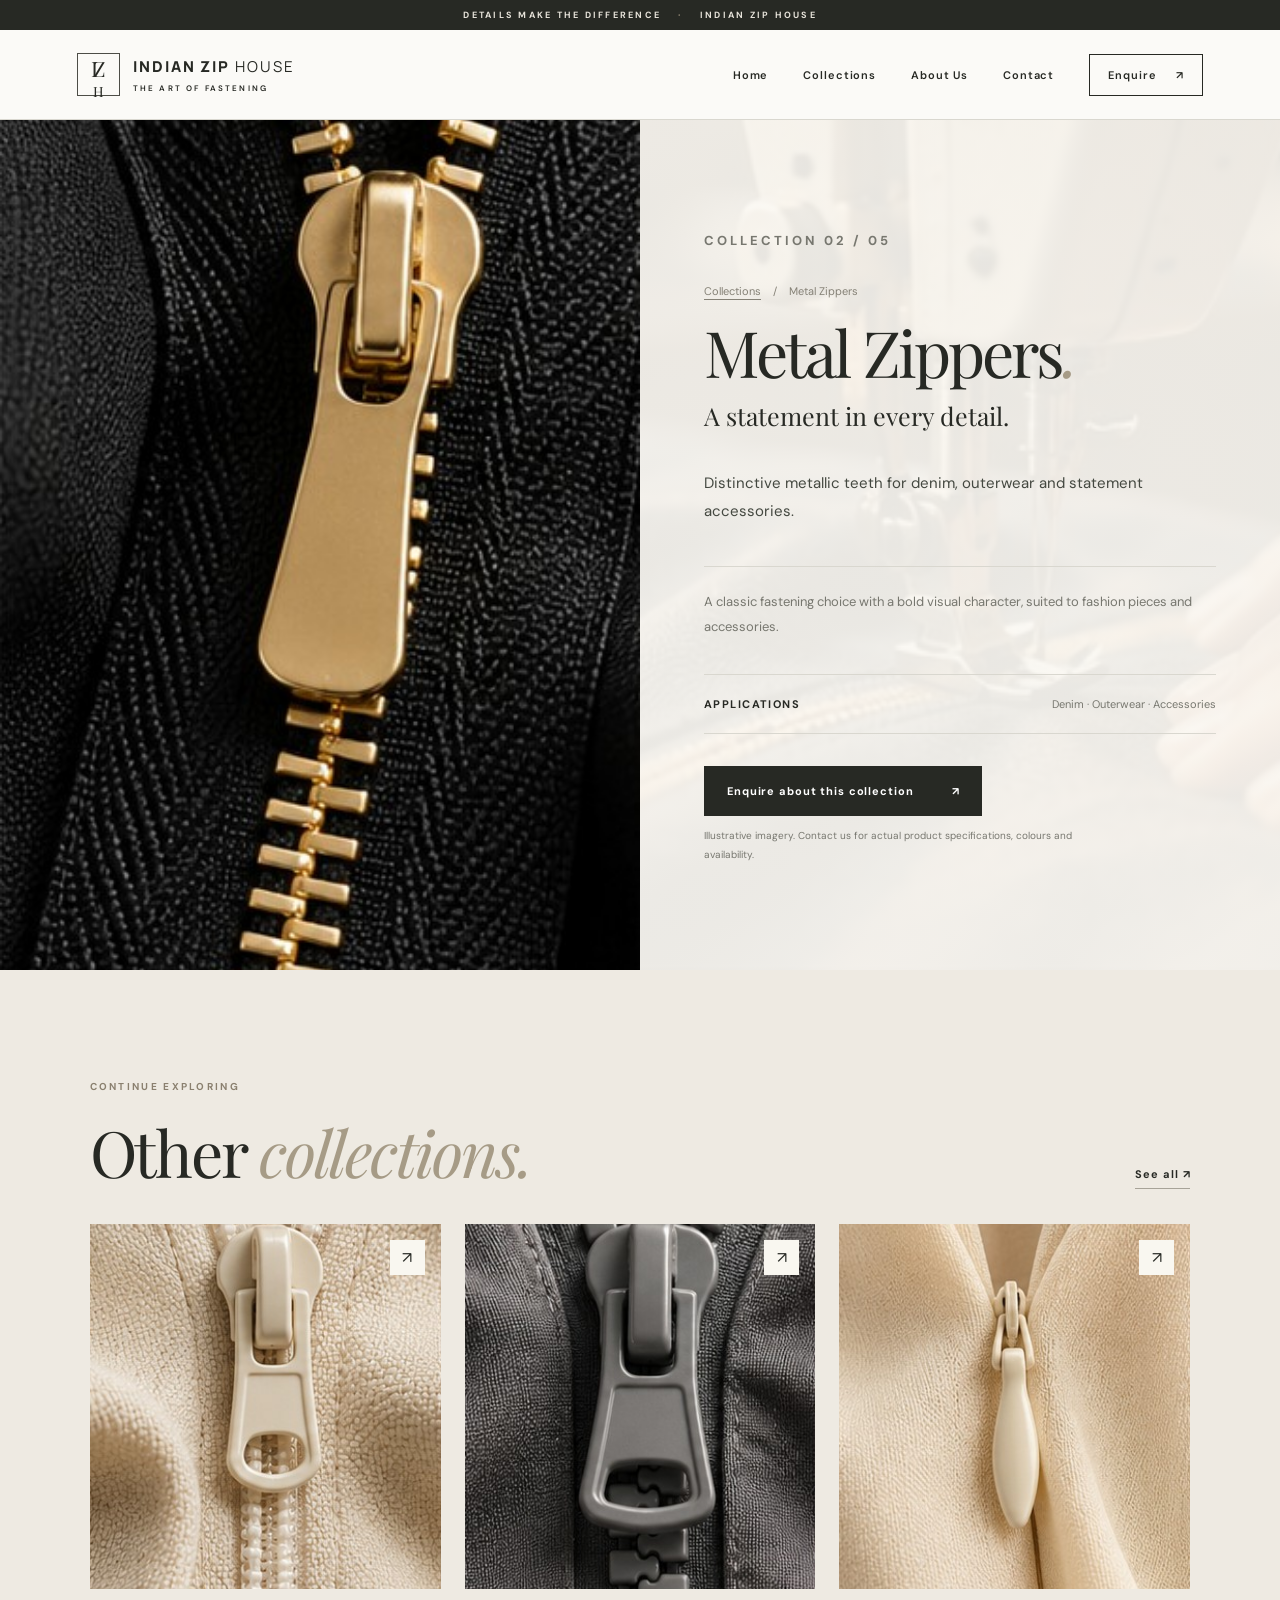
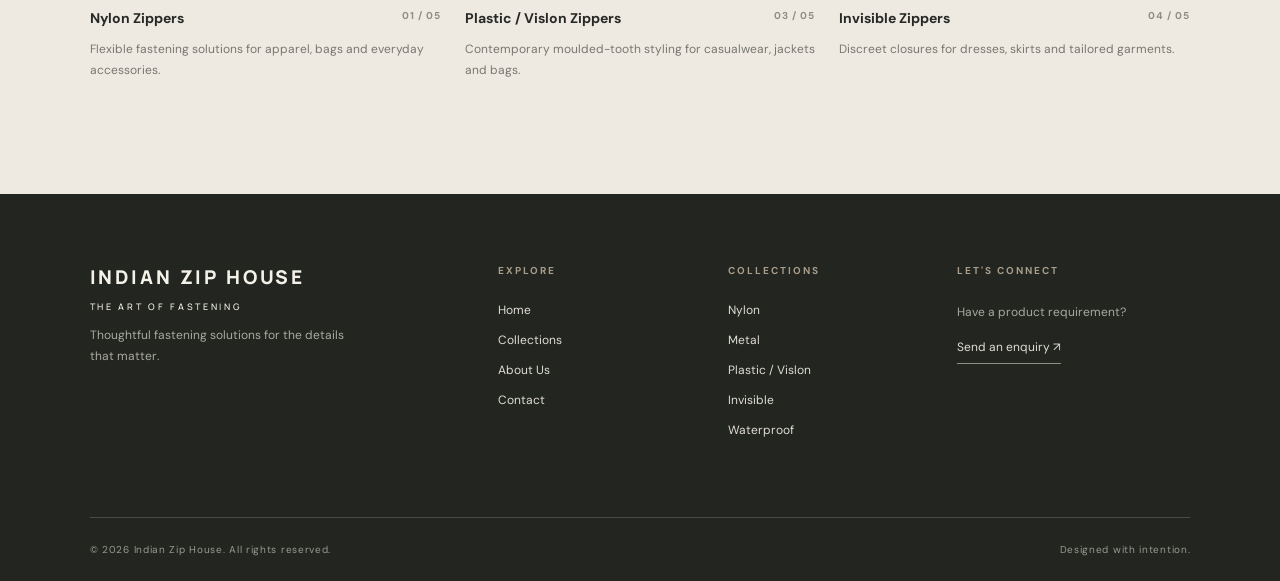
<file: metal.html>
<!doctype html><html lang="en"><head><meta charset="utf-8"><meta name="viewport" content="width=device-width,initial-scale=1"><meta name="theme-color" content="#f5f2eb"><meta name="description" content="Distinctive metallic teeth for denim, outerwear and statement accessories."><title>Metal Zippers | Indian Zip House</title><link rel="stylesheet" href="styles.css"></head><body><div class="announcement">DETAILS MAKE THE DIFFERENCE <span>·</span> INDIAN ZIP HOUSE</div><header class="site-header"><a class="brand" href="index.html" aria-label="Indian Zip House home"><span class="brand-mark">IZ<span>H</span></span><span class="brand-name">INDIAN ZIP <b>HOUSE</b><small>THE ART OF FASTENING</small></span></a><button class="menu-toggle" aria-label="Toggle navigation" aria-expanded="false" aria-controls="site-nav"><span></span><span></span><span></span></button><nav id="site-nav" class="nav"><a href="index.html">Home</a><a href="collections.html">Collections</a><a href="about.html">About Us</a><a href="contact.html">Contact</a><a class="nav-enquiry" href="contact.html">Enquire <span>↗</span></a></nav></header><main><section class="product-detail"><div class="detail-visual"><img src="assets/metal.jpg" alt="Close-up of metal zipper Zippers"></div><div class="detail-info"><p class="eyebrow">COLLECTION 02 / 05</p><div class="breadcrumb"><a href="collections.html">Collections</a><span> / </span>Metal Zippers</div><h1>Metal Zippers<em>.</em></h1><h2>A statement in every detail.</h2><p class="detail-lead">Distinctive metallic teeth for denim, outerwear and statement accessories.</p><div class="detail-rule"></div><p>A classic fastening choice with a bold visual character, suited to fashion pieces and accessories.</p><div class="detail-notes"><span>APPLICATIONS</span><span>Denim · Outerwear · Accessories</span></div><a class="btn dark" href="contact.html?product=metal">Enquire about this collection <span>↗</span></a><p class="micro-note">Illustrative imagery. Contact us for actual product specifications, colours and availability.</p></div></section><section class="section related"><div class="section-heading"><div><p class="eyebrow">CONTINUE EXPLORING</p><h2>Other <em>collections.</em></h2></div><a class="text-link" href="collections.html">See all ↗</a></div><div class="product-grid"><a class="product-card" href="nylon.html"><div class="product-photo"><img src="assets/nylon.jpg" alt="Close-up of nylon zipper Zippers" loading="lazy"><span class="photo-arrow">↗</span></div><div class="product-meta"><span>Nylon Zippers</span><span>01 / 05</span></div><p>Flexible fastening solutions for apparel, bags and everyday accessories.</p></a><a class="product-card" href="plastic.html"><div class="product-photo"><img src="assets/plastic.jpg" alt="Close-up of plastic zipper / Vislon Zippers" loading="lazy"><span class="photo-arrow">↗</span></div><div class="product-meta"><span>Plastic / Vislon Zippers</span><span>03 / 05</span></div><p>Contemporary moulded-tooth styling for casualwear, jackets and bags.</p></a><a class="product-card" href="invisible.html"><div class="product-photo"><img src="assets/invisible.jpg" alt="Close-up of invisible zipper Zippers" loading="lazy"><span class="photo-arrow">↗</span></div><div class="product-meta"><span>Invisible Zippers</span><span>04 / 05</span></div><p>Discreet closures for dresses, skirts and tailored garments.</p></a></div></section></main><footer class="footer"><div class="footer-top"><div><a class="footer-logo" href="index.html">INDIAN ZIP HOUSE<span>THE ART OF FASTENING</span></a><p>Thoughtful fastening solutions for the details that matter.</p></div><div><h4>EXPLORE</h4><a href="index.html">Home</a><a href="collections.html">Collections</a><a href="about.html">About Us</a><a href="contact.html">Contact</a></div><div><h4>COLLECTIONS</h4><a href="nylon.html">Nylon</a><a href="metal.html">Metal</a><a href="plastic.html">Plastic / Vislon</a><a href="invisible.html">Invisible</a><a href="waterproof.html">Waterproof</a></div><div><h4>LET'S CONNECT</h4><p>Have a product requirement?</p><a class="footer-contact" href="contact.html">Send an enquiry ↗</a></div></div><div class="footer-bottom"><span>© <span id="year"></span> Indian Zip House. All rights reserved.</span><span>Designed with intention.</span></div></footer><script src="script.js"></script></body></html>
</file>
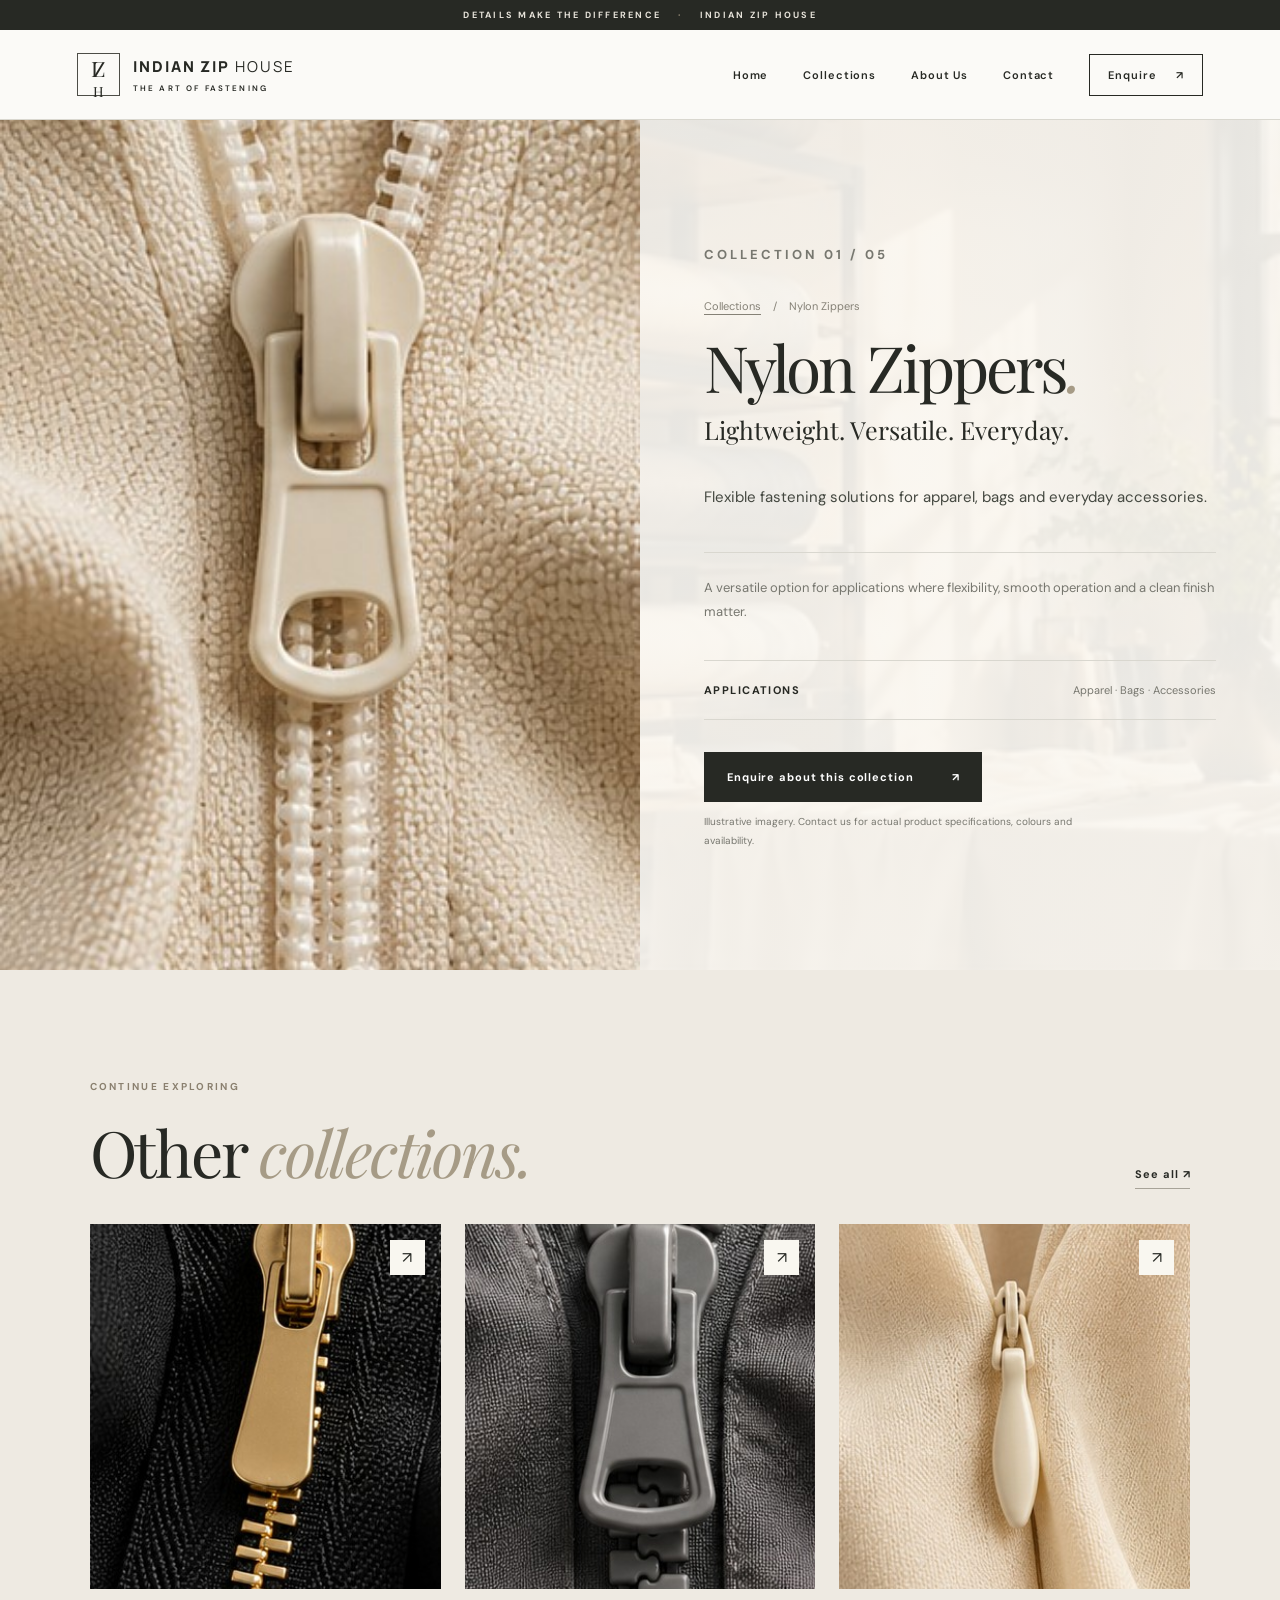
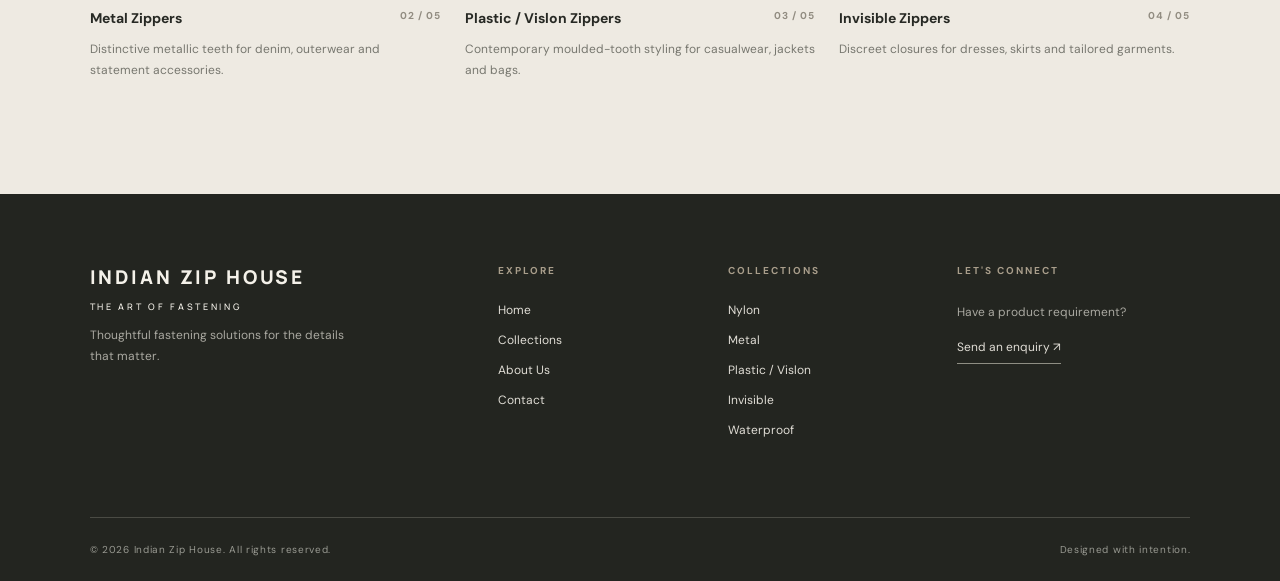
<file: nylon.html>
<!doctype html><html lang="en"><head><meta charset="utf-8"><meta name="viewport" content="width=device-width,initial-scale=1"><meta name="theme-color" content="#f5f2eb"><meta name="description" content="Flexible fastening solutions for apparel, bags and everyday accessories."><title>Nylon Zippers | Indian Zip House</title><link rel="stylesheet" href="styles.css"></head><body><div class="announcement">DETAILS MAKE THE DIFFERENCE <span>·</span> INDIAN ZIP HOUSE</div><header class="site-header"><a class="brand" href="index.html" aria-label="Indian Zip House home"><span class="brand-mark">IZ<span>H</span></span><span class="brand-name">INDIAN ZIP <b>HOUSE</b><small>THE ART OF FASTENING</small></span></a><button class="menu-toggle" aria-label="Toggle navigation" aria-expanded="false" aria-controls="site-nav"><span></span><span></span><span></span></button><nav id="site-nav" class="nav"><a href="index.html">Home</a><a href="collections.html">Collections</a><a href="about.html">About Us</a><a href="contact.html">Contact</a><a class="nav-enquiry" href="contact.html">Enquire <span>↗</span></a></nav></header><main><section class="product-detail"><div class="detail-visual"><img src="assets/nylon.jpg" alt="Close-up of nylon zipper Zippers"></div><div class="detail-info"><p class="eyebrow">COLLECTION 01 / 05</p><div class="breadcrumb"><a href="collections.html">Collections</a><span> / </span>Nylon Zippers</div><h1>Nylon Zippers<em>.</em></h1><h2>Lightweight. Versatile. Everyday.</h2><p class="detail-lead">Flexible fastening solutions for apparel, bags and everyday accessories.</p><div class="detail-rule"></div><p>A versatile option for applications where flexibility, smooth operation and a clean finish matter.</p><div class="detail-notes"><span>APPLICATIONS</span><span>Apparel · Bags · Accessories</span></div><a class="btn dark" href="contact.html?product=nylon">Enquire about this collection <span>↗</span></a><p class="micro-note">Illustrative imagery. Contact us for actual product specifications, colours and availability.</p></div></section><section class="section related"><div class="section-heading"><div><p class="eyebrow">CONTINUE EXPLORING</p><h2>Other <em>collections.</em></h2></div><a class="text-link" href="collections.html">See all ↗</a></div><div class="product-grid"><a class="product-card" href="metal.html"><div class="product-photo"><img src="assets/metal.jpg" alt="Close-up of metal zipper Zippers" loading="lazy"><span class="photo-arrow">↗</span></div><div class="product-meta"><span>Metal Zippers</span><span>02 / 05</span></div><p>Distinctive metallic teeth for denim, outerwear and statement accessories.</p></a><a class="product-card" href="plastic.html"><div class="product-photo"><img src="assets/plastic.jpg" alt="Close-up of plastic zipper / Vislon Zippers" loading="lazy"><span class="photo-arrow">↗</span></div><div class="product-meta"><span>Plastic / Vislon Zippers</span><span>03 / 05</span></div><p>Contemporary moulded-tooth styling for casualwear, jackets and bags.</p></a><a class="product-card" href="invisible.html"><div class="product-photo"><img src="assets/invisible.jpg" alt="Close-up of invisible zipper Zippers" loading="lazy"><span class="photo-arrow">↗</span></div><div class="product-meta"><span>Invisible Zippers</span><span>04 / 05</span></div><p>Discreet closures for dresses, skirts and tailored garments.</p></a></div></section></main><footer class="footer"><div class="footer-top"><div><a class="footer-logo" href="index.html">INDIAN ZIP HOUSE<span>THE ART OF FASTENING</span></a><p>Thoughtful fastening solutions for the details that matter.</p></div><div><h4>EXPLORE</h4><a href="index.html">Home</a><a href="collections.html">Collections</a><a href="about.html">About Us</a><a href="contact.html">Contact</a></div><div><h4>COLLECTIONS</h4><a href="nylon.html">Nylon</a><a href="metal.html">Metal</a><a href="plastic.html">Plastic / Vislon</a><a href="invisible.html">Invisible</a><a href="waterproof.html">Waterproof</a></div><div><h4>LET'S CONNECT</h4><p>Have a product requirement?</p><a class="footer-contact" href="contact.html">Send an enquiry ↗</a></div></div><div class="footer-bottom"><span>© <span id="year"></span> Indian Zip House. All rights reserved.</span><span>Designed with intention.</span></div></footer><script src="script.js"></script></body></html>
</file>
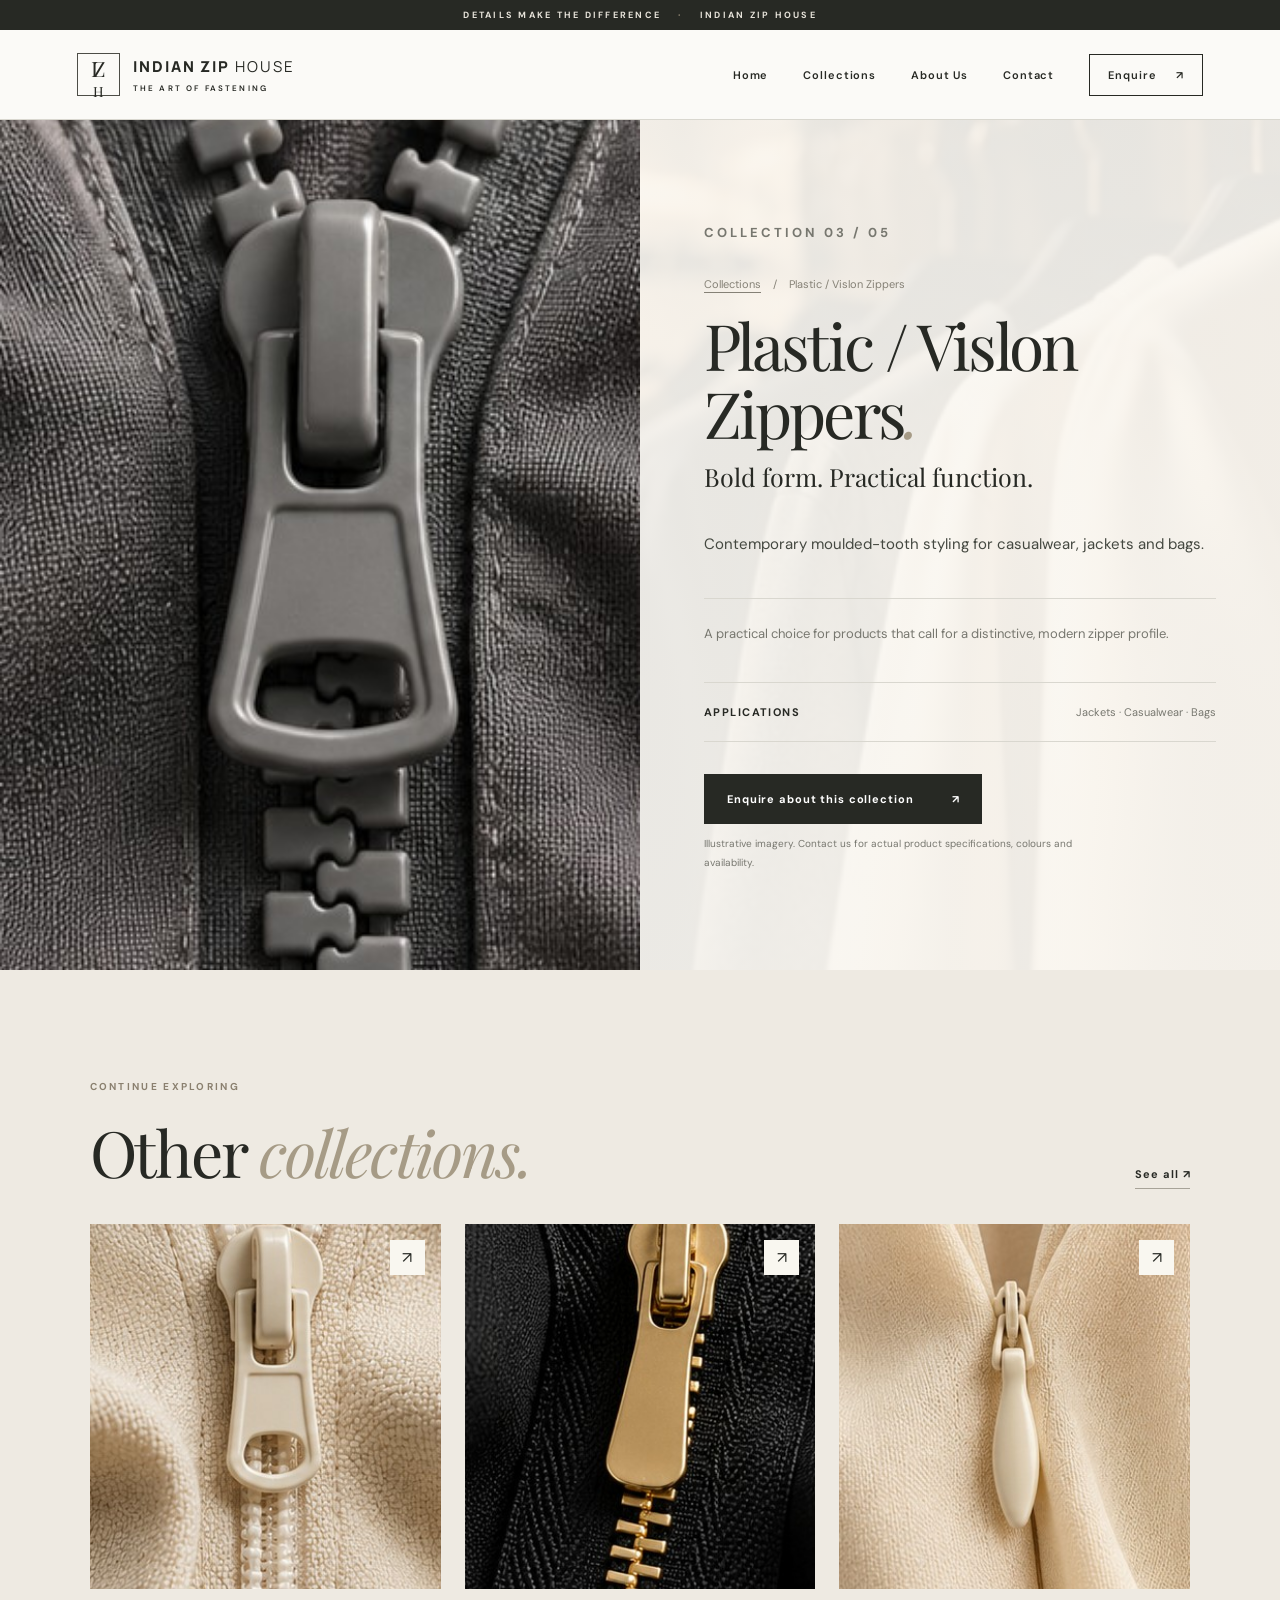
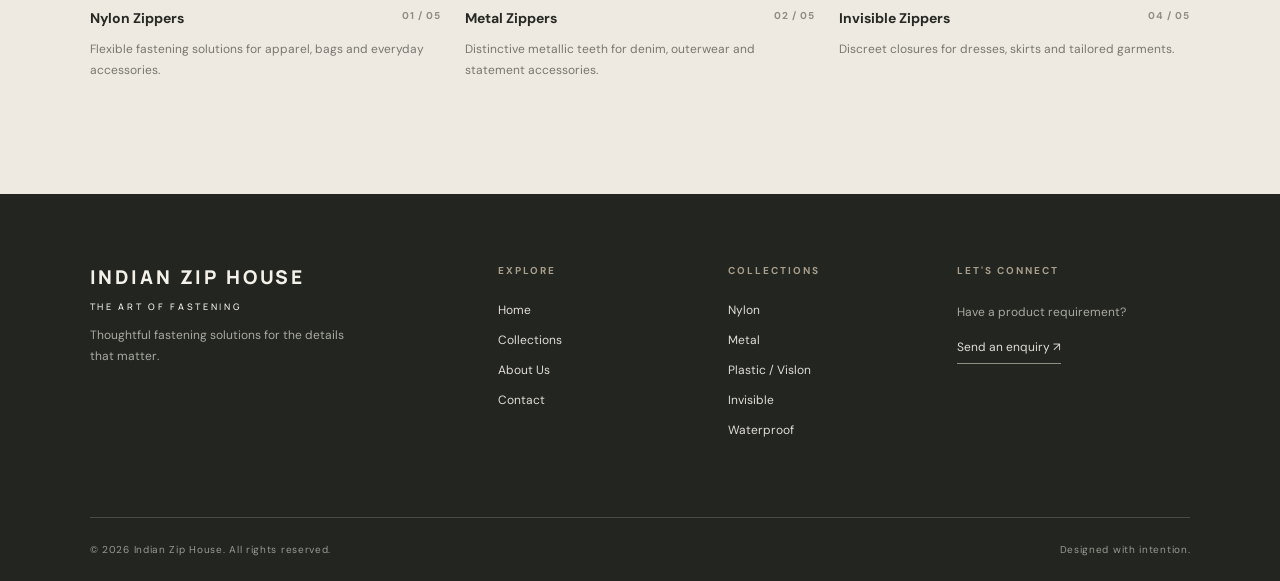
<file: plastic.html>
<!doctype html><html lang="en"><head><meta charset="utf-8"><meta name="viewport" content="width=device-width,initial-scale=1"><meta name="theme-color" content="#f5f2eb"><meta name="description" content="Contemporary moulded-tooth styling for casualwear, jackets and bags."><title>Plastic / Vislon Zippers | Indian Zip House</title><link rel="stylesheet" href="styles.css"></head><body><div class="announcement">DETAILS MAKE THE DIFFERENCE <span>·</span> INDIAN ZIP HOUSE</div><header class="site-header"><a class="brand" href="index.html" aria-label="Indian Zip House home"><span class="brand-mark">IZ<span>H</span></span><span class="brand-name">INDIAN ZIP <b>HOUSE</b><small>THE ART OF FASTENING</small></span></a><button class="menu-toggle" aria-label="Toggle navigation" aria-expanded="false" aria-controls="site-nav"><span></span><span></span><span></span></button><nav id="site-nav" class="nav"><a href="index.html">Home</a><a href="collections.html">Collections</a><a href="about.html">About Us</a><a href="contact.html">Contact</a><a class="nav-enquiry" href="contact.html">Enquire <span>↗</span></a></nav></header><main><section class="product-detail"><div class="detail-visual"><img src="assets/plastic.jpg" alt="Close-up of plastic zipper / Vislon Zippers"></div><div class="detail-info"><p class="eyebrow">COLLECTION 03 / 05</p><div class="breadcrumb"><a href="collections.html">Collections</a><span> / </span>Plastic / Vislon Zippers</div><h1>Plastic / Vislon Zippers<em>.</em></h1><h2>Bold form. Practical function.</h2><p class="detail-lead">Contemporary moulded-tooth styling for casualwear, jackets and bags.</p><div class="detail-rule"></div><p>A practical choice for products that call for a distinctive, modern zipper profile.</p><div class="detail-notes"><span>APPLICATIONS</span><span>Jackets · Casualwear · Bags</span></div><a class="btn dark" href="contact.html?product=plastic">Enquire about this collection <span>↗</span></a><p class="micro-note">Illustrative imagery. Contact us for actual product specifications, colours and availability.</p></div></section><section class="section related"><div class="section-heading"><div><p class="eyebrow">CONTINUE EXPLORING</p><h2>Other <em>collections.</em></h2></div><a class="text-link" href="collections.html">See all ↗</a></div><div class="product-grid"><a class="product-card" href="nylon.html"><div class="product-photo"><img src="assets/nylon.jpg" alt="Close-up of nylon zipper Zippers" loading="lazy"><span class="photo-arrow">↗</span></div><div class="product-meta"><span>Nylon Zippers</span><span>01 / 05</span></div><p>Flexible fastening solutions for apparel, bags and everyday accessories.</p></a><a class="product-card" href="metal.html"><div class="product-photo"><img src="assets/metal.jpg" alt="Close-up of metal zipper Zippers" loading="lazy"><span class="photo-arrow">↗</span></div><div class="product-meta"><span>Metal Zippers</span><span>02 / 05</span></div><p>Distinctive metallic teeth for denim, outerwear and statement accessories.</p></a><a class="product-card" href="invisible.html"><div class="product-photo"><img src="assets/invisible.jpg" alt="Close-up of invisible zipper Zippers" loading="lazy"><span class="photo-arrow">↗</span></div><div class="product-meta"><span>Invisible Zippers</span><span>04 / 05</span></div><p>Discreet closures for dresses, skirts and tailored garments.</p></a></div></section></main><footer class="footer"><div class="footer-top"><div><a class="footer-logo" href="index.html">INDIAN ZIP HOUSE<span>THE ART OF FASTENING</span></a><p>Thoughtful fastening solutions for the details that matter.</p></div><div><h4>EXPLORE</h4><a href="index.html">Home</a><a href="collections.html">Collections</a><a href="about.html">About Us</a><a href="contact.html">Contact</a></div><div><h4>COLLECTIONS</h4><a href="nylon.html">Nylon</a><a href="metal.html">Metal</a><a href="plastic.html">Plastic / Vislon</a><a href="invisible.html">Invisible</a><a href="waterproof.html">Waterproof</a></div><div><h4>LET'S CONNECT</h4><p>Have a product requirement?</p><a class="footer-contact" href="contact.html">Send an enquiry ↗</a></div></div><div class="footer-bottom"><span>© <span id="year"></span> Indian Zip House. All rights reserved.</span><span>Designed with intention.</span></div></footer><script src="script.js"></script></body></html>
</file>
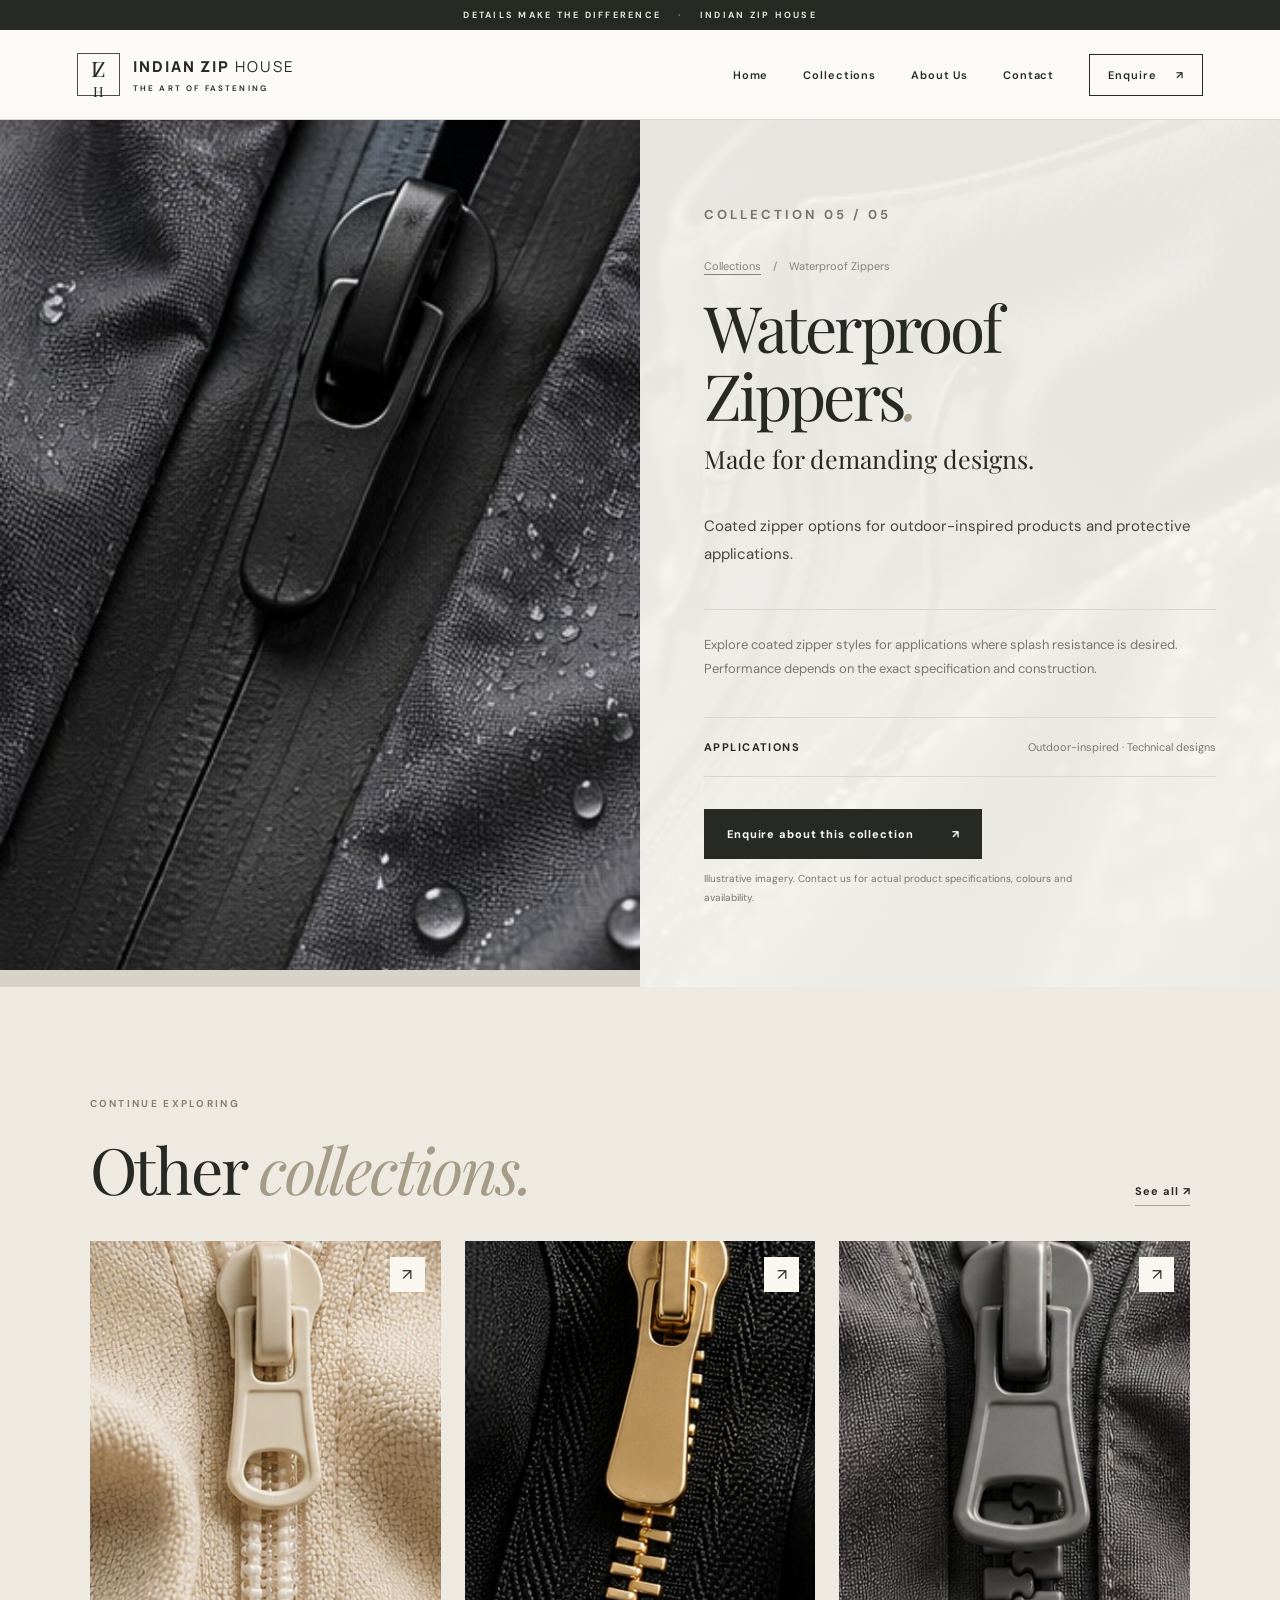
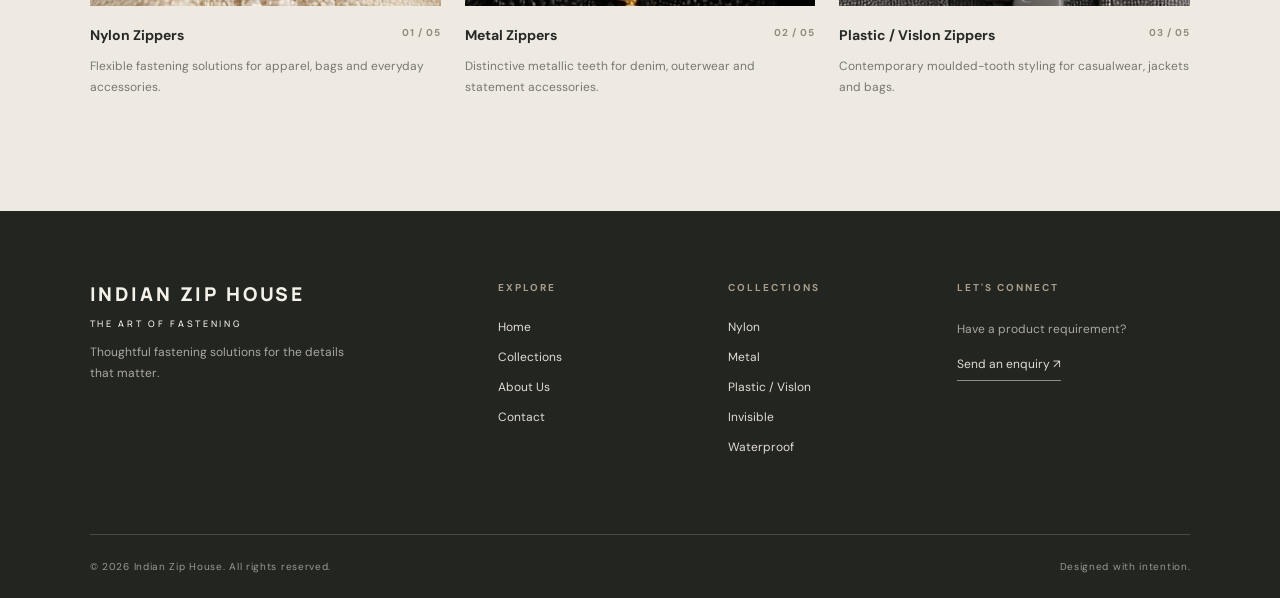
<file: waterproof.html>
<!doctype html><html lang="en"><head><meta charset="utf-8"><meta name="viewport" content="width=device-width,initial-scale=1"><meta name="theme-color" content="#f5f2eb"><meta name="description" content="Coated zipper options for outdoor-inspired products and protective applications."><title>Waterproof Zippers | Indian Zip House</title><link rel="stylesheet" href="styles.css"></head><body><div class="announcement">DETAILS MAKE THE DIFFERENCE <span>·</span> INDIAN ZIP HOUSE</div><header class="site-header"><a class="brand" href="index.html" aria-label="Indian Zip House home"><span class="brand-mark">IZ<span>H</span></span><span class="brand-name">INDIAN ZIP <b>HOUSE</b><small>THE ART OF FASTENING</small></span></a><button class="menu-toggle" aria-label="Toggle navigation" aria-expanded="false" aria-controls="site-nav"><span></span><span></span><span></span></button><nav id="site-nav" class="nav"><a href="index.html">Home</a><a href="collections.html">Collections</a><a href="about.html">About Us</a><a href="contact.html">Contact</a><a class="nav-enquiry" href="contact.html">Enquire <span>↗</span></a></nav></header><main><section class="product-detail"><div class="detail-visual"><img src="assets/waterproof.jpg" alt="Close-up of waterproof zipper Zippers"></div><div class="detail-info"><p class="eyebrow">COLLECTION 05 / 05</p><div class="breadcrumb"><a href="collections.html">Collections</a><span> / </span>Waterproof Zippers</div><h1>Waterproof Zippers<em>.</em></h1><h2>Made for demanding designs.</h2><p class="detail-lead">Coated zipper options for outdoor-inspired products and protective applications.</p><div class="detail-rule"></div><p>Explore coated zipper styles for applications where splash resistance is desired. Performance depends on the exact specification and construction.</p><div class="detail-notes"><span>APPLICATIONS</span><span>Outdoor-inspired · Technical designs</span></div><a class="btn dark" href="contact.html?product=waterproof">Enquire about this collection <span>↗</span></a><p class="micro-note">Illustrative imagery. Contact us for actual product specifications, colours and availability.</p></div></section><section class="section related"><div class="section-heading"><div><p class="eyebrow">CONTINUE EXPLORING</p><h2>Other <em>collections.</em></h2></div><a class="text-link" href="collections.html">See all ↗</a></div><div class="product-grid"><a class="product-card" href="nylon.html"><div class="product-photo"><img src="assets/nylon.jpg" alt="Close-up of nylon zipper Zippers" loading="lazy"><span class="photo-arrow">↗</span></div><div class="product-meta"><span>Nylon Zippers</span><span>01 / 05</span></div><p>Flexible fastening solutions for apparel, bags and everyday accessories.</p></a><a class="product-card" href="metal.html"><div class="product-photo"><img src="assets/metal.jpg" alt="Close-up of metal zipper Zippers" loading="lazy"><span class="photo-arrow">↗</span></div><div class="product-meta"><span>Metal Zippers</span><span>02 / 05</span></div><p>Distinctive metallic teeth for denim, outerwear and statement accessories.</p></a><a class="product-card" href="plastic.html"><div class="product-photo"><img src="assets/plastic.jpg" alt="Close-up of plastic zipper / Vislon Zippers" loading="lazy"><span class="photo-arrow">↗</span></div><div class="product-meta"><span>Plastic / Vislon Zippers</span><span>03 / 05</span></div><p>Contemporary moulded-tooth styling for casualwear, jackets and bags.</p></a></div></section></main><footer class="footer"><div class="footer-top"><div><a class="footer-logo" href="index.html">INDIAN ZIP HOUSE<span>THE ART OF FASTENING</span></a><p>Thoughtful fastening solutions for the details that matter.</p></div><div><h4>EXPLORE</h4><a href="index.html">Home</a><a href="collections.html">Collections</a><a href="about.html">About Us</a><a href="contact.html">Contact</a></div><div><h4>COLLECTIONS</h4><a href="nylon.html">Nylon</a><a href="metal.html">Metal</a><a href="plastic.html">Plastic / Vislon</a><a href="invisible.html">Invisible</a><a href="waterproof.html">Waterproof</a></div><div><h4>LET'S CONNECT</h4><p>Have a product requirement?</p><a class="footer-contact" href="contact.html">Send an enquiry ↗</a></div></div><div class="footer-bottom"><span>© <span id="year"></span> Indian Zip House. All rights reserved.</span><span>Designed with intention.</span></div></footer><script src="script.js"></script></body></html>
</file>
<file: styles.css>
@import url('https://fonts.googleapis.com/css2?family=DM+Sans:wght@400;500;600;700&family=Manrope:wght@400;500;600;700;800&family=Playfair+Display:ital,wght@0,400;0,500;1,400;1,500&display=swap');:root{--cream:#f5f2eb;--paper:#fbfaf7;--ink:#272924;--muted:#77776f;--line:#d9d7cf;--accent:#a69b86}*{box-sizing:border-box}html{scroll-behavior:smooth}body{margin:0;background:var(--cream);color:var(--ink);font-family:'DM Sans',sans-serif;-webkit-font-smoothing:antialiased}a{color:inherit;text-decoration:none}button,input,textarea,select{font:inherit}img{max-width:100%;display:block}.announcement{background:#272924;color:#e7e3da;text-align:center;padding:9px 15px;font-size:9px;letter-spacing:.25em;font-weight:700}.announcement span{padding:0 13px;color:#afa18a}.site-header{height:90px;display:flex;align-items:center;justify-content:space-between;padding:0 6%;border-bottom:1px solid var(--line);background:var(--paper);position:relative;z-index:20}.brand{display:flex;gap:13px;align-items:center}.brand-mark{border:1px solid #4d4d47;width:43px;height:43px;display:grid;place-items:center;font-family:'Playfair Display',serif;font-size:21px;letter-spacing:-5px;padding-right:5px}.brand-mark span{font-size:14px;align-self:end;padding-bottom:7px}.brand-name{font-family:Manrope,sans-serif;font-size:15px;letter-spacing:.13em;font-weight:800}.brand-name b{font-weight:400}.brand-name small{display:block;font-family:'DM Sans',sans-serif;letter-spacing:.27em;font-size:8px;margin-top:6px;font-weight:600}.nav{display:flex;gap:35px;align-items:center}.nav>a{font-size:11px;font-weight:600;letter-spacing:.08em}.nav>a:hover,.text-link:hover{color:#9b8b70}.nav-enquiry{border:1px solid var(--ink);padding:13px 18px}.nav-enquiry span{margin-left:16px}.menu-toggle{display:none}.hero{min-height:650px;display:grid;grid-template-columns:53% 47%;background:var(--paper)}.hero-copy{padding:105px 9% 25px 11%;display:flex;flex-direction:column}.eyebrow{font-size:10px;letter-spacing:.23em;font-weight:700;color:#8a806f;text-transform:uppercase}.eyebrow-line{display:inline-block;width:26px;border-top:1px solid #a69b86;vertical-align:middle;margin-right:12px}.hero h1,.page-intro h1,.detail-info h1{font-family:'Playfair Display',serif;font-weight:400;font-size:clamp(56px,6.6vw,105px);line-height:1.07;letter-spacing:-.045em;margin:30px 0}.hero h1 em,h2 em,.page-intro h1 em,.detail-info h1 em{font-weight:400;color:#a69b86}.hero-description{font-size:15px;line-height:1.9;color:#6d6d66;max-width:405px}.hero-actions{display:flex;align-items:center;gap:35px;margin-top:34px;flex-wrap:wrap}.btn{display:inline-flex;align-items:center;justify-content:space-between;gap:38px;padding:17px 22px;font-size:11px;font-weight:700;letter-spacing:.08em;cursor:pointer;border:1px solid var(--ink);transition:transform .2s,background .2s}.btn:hover{transform:translateY(-2px)}.btn.dark{background:var(--ink);color:white}.btn.light{background:var(--paper);color:var(--ink);border-color:var(--paper)}.text-link{font-size:11px;letter-spacing:.08em;font-weight:700;border-bottom:1px solid #a7a398;padding-bottom:7px}.text-link span{margin-left:15px}.hero-index{margin-top:auto;display:flex;justify-content:space-between;font-size:9px;letter-spacing:.16em;color:#8e8a80;padding-top:65px}.hero-visual{position:relative;background:#d6d0c5;overflow:hidden}.hero-visual>img{width:100%;height:100%;object-fit:cover}.hero-visual-label{position:absolute;bottom:26px;right:28px;color:#fff;font-size:10px;letter-spacing:.23em}.hero-visual-label span{padding:0 8px}.section{padding:100px 7%}.statement{text-align:center;max-width:980px;margin:auto}.statement h2,.section-heading h2,.feature-copy h2,.closing-cta h2,.about-text h2,.contact-aside h2{font-family:'Playfair Display',serif;font-size:clamp(40px,5vw,75px);font-weight:400;line-height:1.15;letter-spacing:-.035em;margin:22px 0}.statement>p:last-child{font-size:14px;line-height:1.9;max-width:540px;margin:0 auto;color:#77776f}.collection-preview{background:#eeeae2}.section-heading{display:flex;align-items:end;justify-content:space-between;gap:20px;margin-bottom:35px}.section-heading h2{margin-bottom:0}.product-grid{display:grid;grid-template-columns:repeat(3,1fr);gap:24px}.product-photo{aspect-ratio:1/1.04;background:#ddd8ce;position:relative;overflow:hidden}.product-photo img{width:100%;height:100%;object-fit:cover;transition:transform .55s}.product-card:hover img{transform:scale(1.045)}.photo-arrow{position:absolute;right:16px;top:16px;background:#f9f7f0;width:35px;height:35px;display:grid;place-items:center}.product-meta{display:flex;justify-content:space-between;gap:12px;margin-top:20px;font-size:14px;font-weight:700}.product-meta span:last-child{font-size:10px;color:#918c81;letter-spacing:.1em}.product-card p{font-size:12px;color:#77776f;line-height:1.8;max-width:360px}.feature-band{display:grid;grid-template-columns:1fr 1fr;background:#30312d;color:#fff}.feature-image{min-height:510px}.feature-image img{width:100%;height:100%;object-fit:cover}.feature-copy{padding:85px 12%;display:flex;flex-direction:column;align-items:start;justify-content:center}.feature-copy p:not(.eyebrow){color:#c3c3bc;line-height:1.9;font-size:14px;max-width:430px}.feature-copy .btn{margin-top:24px}.closing-cta{text-align:center}.closing-cta .btn{margin-top:20px}.footer{background:#232520;color:#f4f1e9;padding:70px 7% 25px}.footer-top{display:grid;grid-template-columns:2fr 1fr 1fr 1.3fr;gap:50px}.footer-logo{font-family:Manrope,sans-serif;font-weight:800;letter-spacing:.15em;font-size:19px}.footer-logo span{display:block;font-size:9px;letter-spacing:.3em;font-weight:500;margin-top:10px}.footer p{font-size:12px;color:#aaa9a1;line-height:1.8;max-width:260px}.footer h4{font-size:10px;letter-spacing:.2em;color:#a99e8b;margin:0 0 25px}.footer-top>div:not(:first-child)>a{display:block;font-size:12px;color:#e0ddd5;margin:0 0 14px}.footer-top a:hover{color:#bfb19b}.footer-bottom{border-top:1px solid #4a4b44;margin-top:65px;padding-top:25px;display:flex;justify-content:space-between;font-size:10px;color:#999a92;letter-spacing:.07em}.page-intro{background:var(--paper);padding:105px 7% 100px}.page-intro h1{margin:25px 0}.page-intro>p:last-child{font-size:16px;line-height:1.85;max-width:580px;color:#75766e}.catalog{padding-top:60px}.catalog-top{display:flex;justify-content:space-between;border-bottom:1px solid var(--line);padding-bottom:22px;margin-bottom:34px;font-size:10px;letter-spacing:.2em;font-weight:700;color:#77776f}.catalog .product-grid{row-gap:65px}.small-cta{text-align:center;padding:75px 20px 90px;background:#e9e5dc}.small-cta h2{font-family:'Playfair Display',serif;font-size:45px;font-weight:400;margin:0 0 15px}.small-cta p{color:#77776f;font-size:13px;margin-bottom:28px}.product-detail{display:grid;grid-template-columns:1fr 1fr;min-height:700px;background:var(--paper)}.detail-visual{background:#d8d3c8}.detail-visual img{width:100%;height:100%;object-fit:cover;max-height:850px}.detail-info{padding:70px 10%;display:flex;flex-direction:column;align-items:start;justify-content:center}.breadcrumb{font-size:11px;color:#858176;margin-top:18px}.breadcrumb a{text-decoration:underline;text-underline-offset:4px}.breadcrumb span{margin:0 9px}.detail-info h1{font-size:clamp(49px,5vw,78px);margin:20px 0 12px}.detail-info h2{font-family:'Playfair Display',serif;font-size:25px;font-weight:400;margin:0 0 22px}.detail-info p{font-size:13px;line-height:1.9;color:#77776f}.detail-lead{font-size:15px!important;color:#444840!important}.detail-rule{border-top:1px solid var(--line);width:100%;margin:25px 0 10px}.detail-notes{width:100%;display:flex;justify-content:space-between;gap:20px;border-top:1px solid var(--line);border-bottom:1px solid var(--line);padding:22px 0;margin:22px 0 32px;font-size:11px}.detail-notes span:first-child{letter-spacing:.13em;font-weight:700}.detail-notes span:last-child{color:#77776f;text-align:right}.micro-note{font-size:10px!important;max-width:400px}.related{background:#eeeae2}.about-layout{display:grid;grid-template-columns:1fr 1fr;gap:9%;align-items:center}.about-visual img{width:100%;aspect-ratio:1/1.1;object-fit:cover}.about-text p:not(.eyebrow){color:#77776f;line-height:2;font-size:14px}.about-text .text-link{display:inline-block;margin-top:22px}.values{background:#eeebe4}.value-grid{display:grid;grid-template-columns:repeat(3,1fr);gap:50px;margin-top:45px}.value-grid>div{border-top:1px solid #bbb8ae;padding-top:25px}.value-grid span{color:#8d8170;font-size:11px}.value-grid h3{font-family:'Playfair Display',serif;font-size:28px;font-weight:400}.value-grid p{font-size:13px;line-height:1.9;color:#77776f}.contact-layout{display:grid;grid-template-columns:1fr 1.3fr;gap:10%}.contact-aside p:not(.eyebrow){font-size:14px;line-height:1.9;color:#77776f}.contact-divider{border-top:1px solid var(--line);margin:35px 0}.small-muted{font-size:11px!important}.contact-form{display:flex;flex-direction:column;gap:25px}.form-row{display:grid;grid-template-columns:1fr 1fr;gap:20px}.contact-form label{display:flex;flex-direction:column;gap:10px;font-size:11px;letter-spacing:.05em;font-weight:700}.contact-form input,.contact-form select,.contact-form textarea{width:100%;border:1px solid #d5d1c8;background:#fbfaf7;padding:17px;color:#272924;outline:none;font-weight:400;letter-spacing:0;border-radius:0}.contact-form input:focus,.contact-form select:focus,.contact-form textarea:focus{border-color:#77705e}.contact-form button{align-self:start}.form-status{font-size:12px;color:#77776f;line-height:1.6}.footer-contact{border-bottom:1px solid #8e8e83;padding-bottom:8px;display:inline-block!important}@media(max-width:900px){.site-header{padding:0 4%}.nav{gap:18px}.hero{min-height:580px}.hero-copy{padding:80px 7% 25px}.section{padding:75px 5%}.footer{padding-left:5%;padding-right:5%}.footer-top{gap:25px}.detail-info{padding:55px 7%}}@media(max-width:680px){.announcement{font-size:8px;letter-spacing:.14em}.site-header{height:76px;padding:0 5%}.brand-name{font-size:12px}.brand-name small{font-size:7px}.brand-mark{width:36px;height:36px}.menu-toggle{display:flex;flex-direction:column;gap:5px;background:transparent;border:0;padding:10px;cursor:pointer}.menu-toggle span{display:block;width:24px;height:1px;background:#272924}.nav{display:none;position:absolute;top:76px;left:0;right:0;background:var(--paper);padding:25px 6%;box-shadow:0 18px 24px #00000015;flex-direction:column;align-items:stretch;gap:0}.nav.open{display:flex}.nav>a{padding:15px 0;border-bottom:1px solid var(--line)}.nav .nav-enquiry{margin-top:15px;padding:15px}.hero{grid-template-columns:1fr}.hero-copy{padding:65px 7% 25px}.hero h1{font-size:clamp(54px,13vw,80px)}.hero-visual{height:410px}.hero-index{padding-top:60px}.section{padding:65px 6%}.statement h2,.section-heading h2,.feature-copy h2{font-size:44px}.section-heading{align-items:start;flex-direction:column}.product-grid{grid-template-columns:1fr 1fr;gap:25px 15px}.product-meta{font-size:12px}.product-meta span:last-child{font-size:9px}.product-card p{font-size:11px}.feature-band{grid-template-columns:1fr}.feature-image{min-height:340px;height:340px}.feature-copy{padding:70px 8%}.footer-top{grid-template-columns:1fr 1fr;gap:35px}.footer-top>div:first-child{grid-column:1/-1}.footer-bottom{gap:20px;flex-wrap:wrap}.page-intro{padding:75px 6%}.page-intro h1{font-size:60px}.product-detail{grid-template-columns:1fr}.detail-visual{height:440px}.detail-info{padding:60px 7%}.about-layout{grid-template-columns:1fr;gap:45px}.value-grid{grid-template-columns:1fr;gap:30px}.contact-layout{grid-template-columns:1fr;gap:45px}.form-row{grid-template-columns:1fr}}@media(max-width:420px){.product-grid{grid-template-columns:1fr}.product-photo{aspect-ratio:1.15}.hero-actions{gap:20px}.page-intro h1{font-size:50px}.detail-visual{height:350px}}
/* Editorial homepage 2.0 */
.new-hero{background:#f9f7f2;padding:38px 6% 0}.new-hero-top,.hero-bottom{display:flex;align-items:center;justify-content:space-between;gap:15px}.new-hero-top .eyebrow{margin:0}.hero-dot{margin:0 15px}.hero-number,.hero-bottom{font-size:9px;letter-spacing:.19em;font-weight:700;color:#77776f}.new-hero-content{min-height:430px;display:flex;justify-content:space-between;align-items:end;padding:50px 0 60px}.hero-kicker{font-size:10px;letter-spacing:.22em;color:#8a806f;font-weight:700}.new-hero h1{font-family:'Playfair Display',serif;font-size:clamp(76px,10vw,155px);font-weight:400;line-height:.95;letter-spacing:-.065em;margin:20px 0 28px}.new-hero h1 em{color:#a69b86;font-weight:400}.new-hero .hero-description{max-width:550px;font-size:15px}.new-hero .hero-actions{margin-top:25px}.hero-side-note{display:flex;flex-direction:column;gap:10px;font-size:9px;letter-spacing:.2em;color:#9a9489;white-space:nowrap;padding-bottom:10px}.hero-gallery{height:clamp(290px,37vw,590px);display:grid;grid-template-columns:repeat(5,1fr);gap:7px;overflow:hidden}.hero-gallery img{height:100%;width:100%;object-fit:cover;transition:transform .6s ease}.hero-gallery img:hover{transform:scale(1.05)}.hero-bottom{padding:18px 0 24px}.new-intro{display:grid;grid-template-columns:1fr 2fr;gap:8%;background:#f5f2eb}.intro-label{display:flex;justify-content:space-between;align-items:start}.tiny-cross{font-size:28px;color:#a69b86}.new-intro h2,.new-collections h2,.editorial-copy h2{font-family:'Playfair Display',serif;font-size:clamp(48px,6vw,88px);font-weight:400;line-height:1.1;letter-spacing:-.05em;margin:0 0 30px}.new-intro h2 em,.new-collections h2 em,.editorial-copy h2 em{color:#a69b86;font-weight:400}.new-intro p:not(.eyebrow){color:#73736b;line-height:1.9;max-width:540px;font-size:15px;margin-bottom:28px}.new-collections{background:#eae6de}.new-collections .section-heading{margin-bottom:45px}.new-grid{display:grid;grid-template-columns:repeat(4,1fr);gap:24px}.new-product.large{grid-column:span 2;grid-row:span 2}.new-product-img{aspect-ratio:1.1;position:relative;overflow:hidden;background:#d3cdc3}.new-product.large .new-product-img{aspect-ratio:auto;height:calc(100% - 100px);min-height:440px}.new-product-img img{width:100%;height:100%;object-fit:cover;transition:transform .5s}.new-product:hover img{transform:scale(1.055)}.circle-arrow{position:absolute;top:15px;right:15px;background:#f9f7f2;border-radius:50%;width:37px;height:37px;display:grid;place-items:center}.new-product-title{display:flex;justify-content:space-between;gap:10px;margin-top:16px}.new-product-title strong{font-size:15px}.new-product-title span{font-size:10px;color:#8e897d}.new-product p{color:#77776f;font-size:12px;line-height:1.7}.editorial-band{display:grid;grid-template-columns:1fr 1fr;background:#292b28;color:#f9f7f2}.editorial-photo{min-height:600px;position:relative;overflow:hidden}.editorial-photo img{height:100%;width:100%;object-fit:cover}.editorial-photo>span{position:absolute;bottom:30px;left:35px;color:white;font-size:10px;letter-spacing:.22em}.editorial-copy{padding:100px 12%;display:flex;flex-direction:column;align-items:start;justify-content:center}.editorial-copy h2{margin:25px 0}.editorial-copy p:not(.eyebrow){font-size:14px;color:#c5c4bb;line-height:2;max-width:440px}.editorial-copy .btn{margin-top:30px}.editorial-signature{font-size:9px;letter-spacing:.16em;color:#9c9d93;margin-top:75px}.closing-sub{font-size:14px;color:#77776f}.closing-cta .btn{margin-top:28px}@media(max-width:900px){.new-grid{grid-template-columns:repeat(2,1fr)}.new-product.large{grid-column:span 2;grid-row:auto}.new-product.large .new-product-img{height:430px;min-height:0}.hero-side-note{display:none}}@media(max-width:680px){.new-hero{padding:28px 5% 0}.new-hero-top .hero-number{display:none}.new-hero-content{min-height:0;padding:55px 0 45px}.new-hero h1{font-size:clamp(66px,15vw,105px)}.hero-gallery{height:330px;grid-template-columns:repeat(5,minmax(110px,1fr));overflow:auto;scroll-snap-type:x mandatory}.hero-gallery img{scroll-snap-align:start}.new-intro{grid-template-columns:1fr;gap:32px}.new-intro h2,.new-collections h2,.editorial-copy h2{font-size:49px}.new-grid{gap:26px 15px}.new-product.large .new-product-img{height:320px}.new-product-title strong{font-size:13px}.editorial-band{grid-template-columns:1fr}.editorial-photo{min-height:400px;height:400px}.editorial-copy{padding:75px 8%}.editorial-signature{margin-top:45px}}

/* Photography-led backgrounds: illustrative generated imagery, not company premises or actual customers. */
.new-hero{position:relative;background:linear-gradient(90deg,rgba(250,248,243,.97) 0%,rgba(250,248,243,.91) 52%,rgba(250,248,243,.56) 100%),url('assets/studio-designer.jpg') center 35%/cover no-repeat}
.new-hero-top,.new-hero-content,.hero-gallery,.hero-bottom{position:relative;z-index:1}
.new-intro{background:linear-gradient(90deg,rgba(246,243,236,.96),rgba(246,243,236,.88)),url('assets/textile-studio.jpg') center/cover no-repeat}
.closing-cta{background:linear-gradient(90deg,rgba(248,245,239,.94),rgba(248,245,239,.85)),url('assets/client-meeting.jpg') center/cover no-repeat}
.page-intro{background:linear-gradient(90deg,rgba(27,29,27,.83),rgba(27,29,27,.45)),url('assets/fashion-showroom.jpg') center/cover no-repeat;color:#fff;min-height:380px;display:flex;flex-direction:column;justify-content:center}
.page-intro h1,.page-intro p:not(.eyebrow){color:#fff}.page-intro h1 em{color:#e4d4b7}.page-intro .eyebrow{color:#e7d5b6}
body:has(.catalog) .page-intro{background-image:linear-gradient(90deg,rgba(27,29,27,.82),rgba(27,29,27,.38)),url('assets/garment-collection.jpg')}
body:has(.about-layout) .page-intro{background-image:linear-gradient(90deg,rgba(27,29,27,.84),rgba(27,29,27,.40)),url('assets/workshop.jpg')}
body:has(.contact-layout) .page-intro{background-image:linear-gradient(90deg,rgba(27,29,27,.82),rgba(27,29,27,.40)),url('assets/client-meeting.jpg')}
.detail-info{background:linear-gradient(rgba(250,248,243,.92),rgba(250,248,243,.94)),url('assets/textile-studio.jpg') center/cover no-repeat}
body:has(.detail-visual img[src*="metal"]) .detail-info{background-image:linear-gradient(rgba(250,248,243,.92),rgba(250,248,243,.94)),url('assets/sewing-detail.jpg')}
body:has(.detail-visual img[src*="plastic"]) .detail-info{background-image:linear-gradient(rgba(250,248,243,.92),rgba(250,248,243,.94)),url('assets/garment-collection.jpg')}
body:has(.detail-visual img[src*="invisible"]) .detail-info{background-image:linear-gradient(rgba(250,248,243,.92),rgba(250,248,243,.94)),url('assets/studio-designer.jpg')}
body:has(.detail-visual img[src*="waterproof"]) .detail-info{background-image:linear-gradient(rgba(250,248,243,.92),rgba(250,248,243,.94)),url('assets/technical-jacket.jpg')}
.about-text{background:linear-gradient(rgba(248,245,239,.92),rgba(248,245,239,.92)),url('assets/client-consultation.jpg') center/cover no-repeat;padding:35px}
.contact-aside{background:linear-gradient(rgba(248,245,239,.91),rgba(248,245,239,.91)),url('assets/client-consultation.jpg') center/cover no-repeat;padding:30px}
.small-cta{background:linear-gradient(90deg,rgba(238,234,225,.92),rgba(238,234,225,.86)),url('assets/fashion-showroom.jpg') center/cover no-repeat}
@media(max-width:680px){.new-hero{background-image:linear-gradient(rgba(250,248,243,.94),rgba(250,248,243,.89)),url('assets/studio-designer.jpg')}.page-intro{min-height:300px}.about-text,.contact-aside{padding:22px}}
</file>
